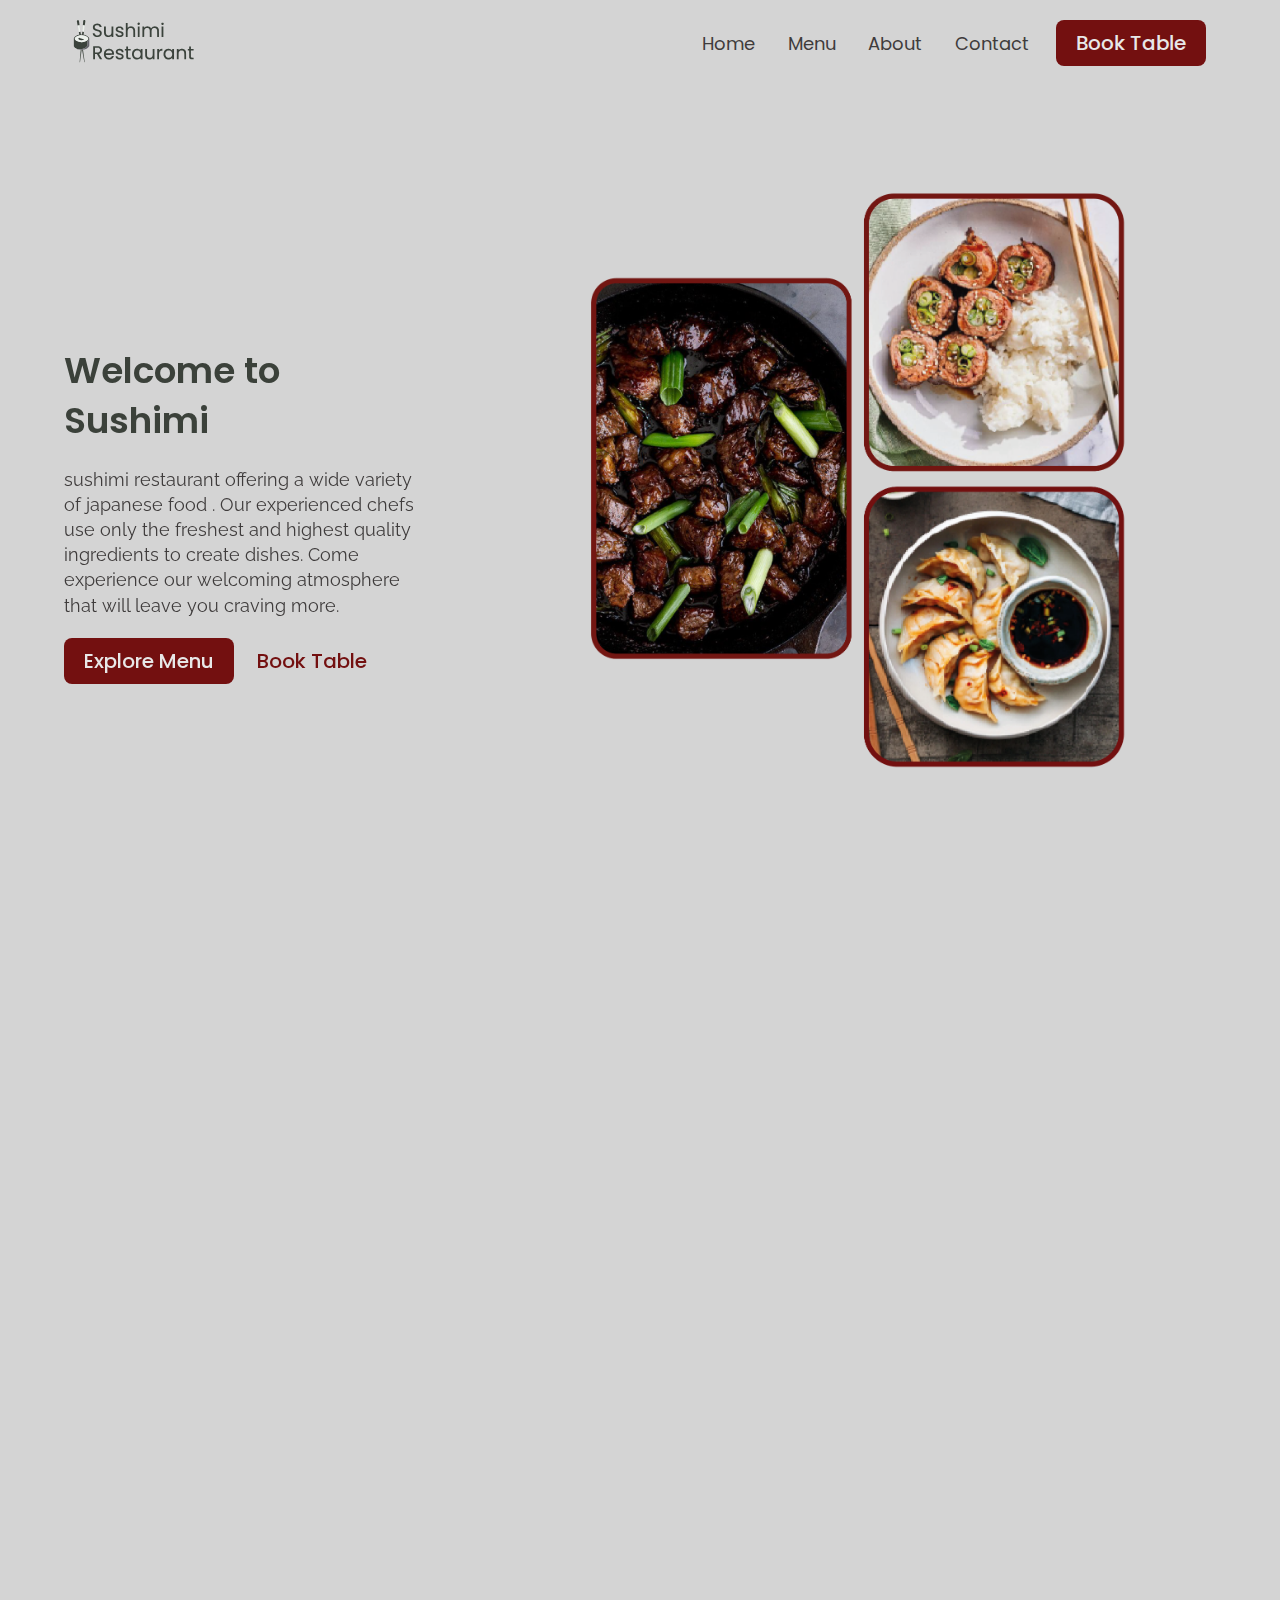
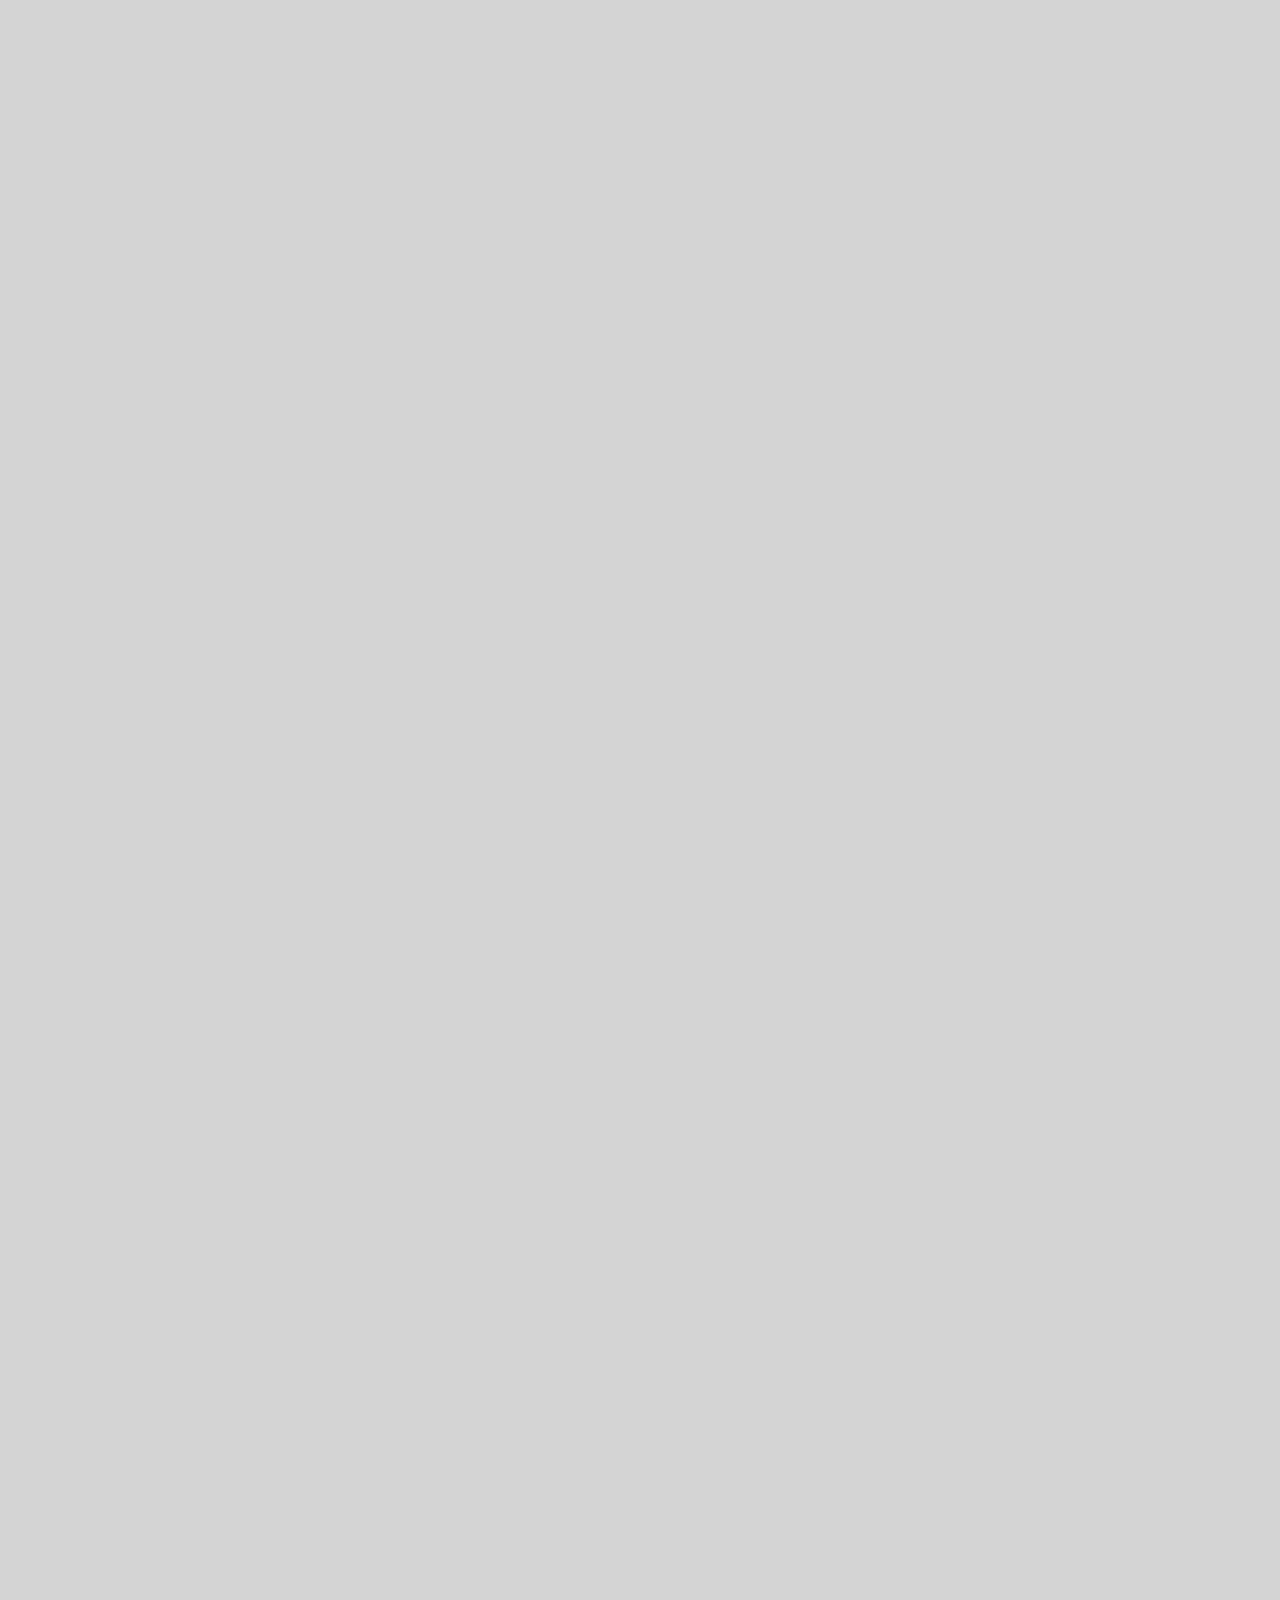
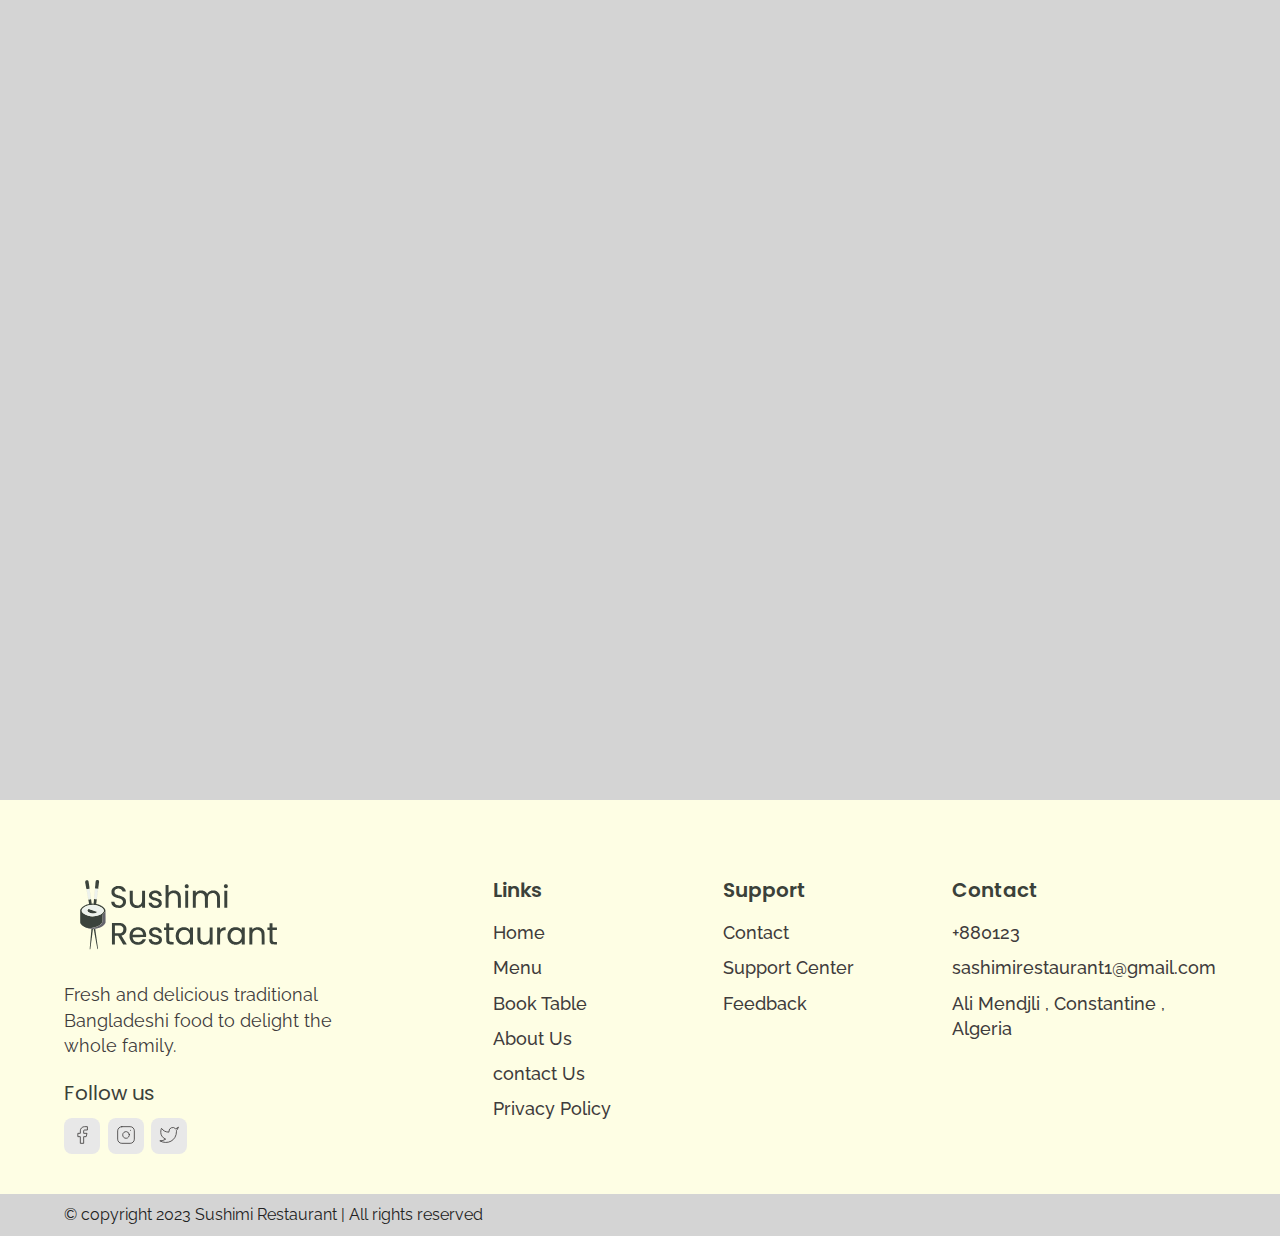
<file: index.html>
<!DOCTYPE html>
<html lang="en">

<head>
  <meta charset="UTF-8">
  <meta http-equiv="X-UA-Compatible" content="IE=edge">
  <meta name="viewport" content="width=device-width, initial-scale=1.0">
  <link rel="shortcut icon" href="./images/favicon.ico" type="image/x-icon">
  <title>Sushimi Restaurant</title>
  <link rel="stylesheet" href="./reset.css">
  <link rel="stylesheet" href="./globalStyles.css">
  <link rel="stylesheet" href="./components.css">
  <!-- aos library css  -->
  <link rel="stylesheet" href="https://unpkg.com/aos@next/dist/aos.css" />
  <!-- Add your custom css -->
  <link rel="stylesheet" href="./home.css">
</head>

<body>
  <!-- Nav Section -->
  <div class="nav">
    <div class="container">
      <div class="nav__wrapper">
        <a href="./index.html" class="logo">
          <img src="./images/sushimi logo.svg" alt="sushimi">
        </a>
        <nav>
          <div class="nav__icon">
            <svg xmlns="http://www.w3.org/2000/svg" width="24" height="24" viewBox="0 0 24 24" fill="none"
              stroke="currentColor" stroke-width="2" stroke-linecap="round" stroke-linejoin="round"
              class="feather feather-menu">
              <line x1="3" y1="12" x2="21" y2="12" />
              <line x1="3" y1="6" x2="21" y2="6" />
              <line x1="3" y1="18" x2="21" y2="18" />
            </svg>
          </div>
          <div class="nav__bgOverlay"></div>
          <ul class="nav__list">
            <div class="nav__close">
              <svg xmlns="http://www.w3.org/2000/svg" width="24" height="24" viewBox="0 0 24 24" fill="none"
                stroke="currentColor" stroke-width="2" stroke-linecap="round" stroke-linejoin="round"
                class="feather feather-x">
                <line x1="18" y1="6" x2="6" y2="18" />
                <line x1="6" y1="6" x2="18" y2="18" />
              </svg>
            </div>
            <div class="nav__list__wrapper">

              <li><a class="nav__link" href="./index.html">Home</a></li>
              <li><a class="nav__link" href="./menu.html">Menu</a></li>
              <li><a class="nav__link" href="./about.html">About</a></li>
              <li><a class="nav__link" href="./contact.html">Contact</a></li>
              <li><a href="./booking.html" class="btn primary-btn">Book Table</a></li>
            </div>
          </ul>
        </nav>
      </div>
    </div>
  </div>
  <!-- End Nav Section -->
  <!-- Hero Section -->
  <section id="hero">
    <div class="container">
      <div class="hero__wrapper">
        <div class="hero__left" data-aos="fade-left">
          <div class="hero__left__wrapper">

            <h1 class="hero__heading">Welcome to Sushimi</h1>
            <p class="hero__info">
              sushimi restaurant offering a wide variety of japanese food . Our experienced chefs use only the freshest and highest quality ingredients to create dishes.

              Come experience our welcoming atmosphere that will leave you craving more.
            </p>
            <div class="button__wrapper">
              <a href="./menu.html" class="btn primary-btn">Explore Menu</a>
              <a href="./booking.html" class="btn">Book Table</a>
            </div>
          </div>
        </div>
        
        <div class="hero__right" data-aos="fade-right">
          <div class="hero__imgWrapper">
            <img src="./images/heroImg.png">
          </div>
        </div>
      
      </div>
    </div>
  </section>
  <!-- End Hero Section -->
  <!-- Store Info Section -->
  <section id="storeInfo" data-aos="fade-up">
    <div class="container">
      <div class="storeInfo__wrapper">
        <div class="storeInfo__item">
          <div class="storeInfo__icon">
            <img src="./images/wall-clock-icon.svg" alt="clock icon">
          </div>
          <h3 class="storeInfo__title">
            10 AM - 7 PM
          </h3>
          <p class="storeInfo__text">
            Opening Hour
          </p>
        </div>
        <div class="storeInfo__item">
          <div class="storeInfo__icon">
            <img src="./images/address-icon.svg" alt="clock icon">
          </div>
          <h3 class="storeInfo__title">
            GEC, Chittagong
          </h3>
          <p class="storeInfo__text">
            Address
          </p>
        </div>
        <div class="storeInfo__item">
          <div class="storeInfo__icon">
            <img src="./images/phone-icon.svg" alt="clock icon">
          </div>
          <h3 class="storeInfo__title">
            +880123443
          </h3>
          <p class="storeInfo__text">
            Call Now
          </p>
        </div>
      </div>
    </div>
  </section>
  <!-- End Store Info Section -->
  <!-- Our Specials Section -->
  <section id="ourSpecials" data-aos="fade-up">
    <div class="container">
      <div class="ourSpecials__wrapper">
        <div class="ourSpecials__left">
          <div class="ourSpecials__item">
            <div class="ourSpecials__item__img">
              <img src="./images/Ebi.png" alt="food img">
            </div>
            <h2 class="ourSpecials__item__title">
              Ebi
            </h2>
            <h3 class="ourSpecials__item__price">
              $12
            </h3>
            <div class="ourSpecials__item__stars">
              <img src="./images/3star.png" alt="3 stars">
            </div>
            <p class="ourSpecials__item__text">
              Ebi food is a delicious and flavorful culinary creation that showcases the versatility and delicate taste of shrimp, commonly known as "ebi" in Japanese cuisine. It is a type of dish that highlights the natural sweetness and texture of shrimp while incorporating various cooking techniques and flavors.
            </p>
          </div>
          <div class="ourSpecials__item">
            <div class="ourSpecials__item__img">
              <img src="./images/colselaw.png" alt="food img">
            </div>
            <h2 class="ourSpecials__item__title">
              Colselaw
            </h2>
            <h3 class="ourSpecials__item__price">
              $12
            </h3>
            <div class="ourSpecials__item__stars">
              <img src="./images/3star.png" alt="3 stars">
            </div>
            <p class="ourSpecials__item__text">
              Colselaw food is a unique culinary creation that combines the flavors and textures of coleslaw and traditional soul food. It is a fusion dish that brings together the refreshing and crunchy elements of coleslaw with the rich and savory characteristics of soul food.
            </p>
          </div>
        </div>
        <div class="ourSpecials__right">
          <h2 class="ourSpecials__title">
            Our Specials
          </h2>
          <p class="ourSpecials__text">
            All of our food is prepared daily at our restaurants to ensure the highest quality, freshest meals are
            delivered to our customers
          </p>
          <a href="./booking.html" class="btn primary-btn">Book Table</a>
        </div>
      </div>
    </div>
  </section>
  <!-- End Our Specials Section -->
  <!-- Top Dishes -->
  <section id="dishGrid" data-aos="fade-up">
    <div class="container">
      <h2 class="dishGrid__title">
        Top Dishes
      </h2>
      <div class="dishGrid__wrapper">
        <div class="dishGrid__item">
          <div class="dishGrid__item__img">
            <a href="menu.html"><img src="./images/Hamachi.png" alt="food img"></a>
          </div>
          <div class="dishGrid__item__info">
            <h3 class="dishGrid__item__title">
              Hamachi
            </h3>
            <h3 class="dishGrid__item__price">$12</h3>
            <div class="dishGrid__item__stars">
              <img src="./images/3star.png" alt="3 star">
            </div>
          </div>
        </div>
        <div class="dishGrid__item">
          <div class="dishGrid__item__img">
            <a href="menu.html"><img src="./images/teriyaki kitchen.png" alt="food img"></a>
          </div>
          <div class="dishGrid__item__info">
            <h3 class="dishGrid__item__title">
              teriyaki kitchen
            </h3>
            <h3 class="dishGrid__item__price">$12</h3>
            <div class="dishGrid__item__stars">
              <img src="./images/3star.png" alt="3 star">
            </div>
          </div>
        </div>
        <div class="dishGrid__item">
          <div class="dishGrid__item__img">
            <a href="menu.html"><img src="./images/unagi.png" alt="food img"></a>
          </div>
          <div class="dishGrid__item__info">
            <h3 class="dishGrid__item__title">
              Unagi
            </h3>
            <h3 class="dishGrid__item__price">$12</h3>
            <div class="dishGrid__item__stars">
              <img src="./images/3star.png" alt="3 star">
            </div>
          </div>
        </div>
      </div>
    </div>
  </section>
  <!-- End Top Dishes -->
  <!-- Discount Section -->
  <section id="discount" data-aos="fade-up">
    <div class="container">
      <div class="discount__wrapper">
        <div class="discount__images">
          <div class="discount__img1">
            <img src="./images/tempura.png" alt="Food img">
          </div>
          <div class="discount__img2">
            <img src="./images/California Roll.png" alt="Food img">
          </div>
          <div class="discount__img3">
            <img src="./images/sashimi tuna.png" alt="Food img">
          </div>
        </div>
        <div class="discount__info">
          <h3 class="discount__text">20% OFF</h3>
          <h3 class="discount__title">Demo Dish For Discount</h3>
          <h3 class="discount__price">
            <span class="discount__oldPrice">$45</span>
            <span class="discount__newPrice">$35</span>
          </h3>
          <div class="discount__stars">
            <img src="./images/3star.png" alt="3 stars">
          </div>
          <a class="btn primary-btn" href="./booking.html">Book Table</a>
        </div>
      </div>
    </div>
  </section>
  <!-- End Discount Section -->
  <!-- Events Media -->
  <!--
  <section id="eventsMedia" data-aos="fade-up">
    <div class="container">
      <div class="eventsMedia__wrapper">
        <div class="eventsMedia__1">
          <img src="./images/eventsMedia1.png" alt="events">
          <a href="#" class="eventsMedia__1__playButton">
            <img src="./images/playIcon.svg" alt="play button">
          </a>
        </div>
        <div class="eventMedia__2">
          <img src="./images/eventsMedia2.png" alt="events">
        </div>
      </div>
    </div>
  </section>
-->
  <!-- End Events Media -->
  <!-- Events Info -->
  <!--
  <section id="eventsInfo" data-aos="fade-up">
    <div class="container">
      <div class="eventsInfo__wrapper">
        <div class="eventsInfo__left">
          <div class="eventsInfo__item">
            <div class="eventsInfo__item__img">
              <img src="./images/event-corporate.png" alt="corporate events">
            </div>
            <div class="eventsInfo__item__info">
              <h2 class="eventsInfo__item__title">Corporate Events</h2>
              <p class="eventsInfo__item__text">
                Shaif's Cuisine is the perfect venue for your corporate events. We specialize in private parties.
              </p>
            </div>
          </div>
          <div class="eventsInfo__item">
            <div class="eventsInfo__item__img">
              <img src="./images/event-weedings.png" alt="wedding events">
            </div>
            <div class="eventsInfo__item__info">
              <h2 class="eventsInfo__item__title">Weddings</h2>
              <p class="eventsInfo__item__text">
                Shaif's Cuisine offers an intimately unique wedding experience set in a spectacular setting that is
                sophisticated and comfortable.
              </p>
            </div>
          </div>
        </div>
        <div class="eventsInfo__right">
          <h2 class="eventsInfo__title">Book For Events</h2>
          <p class="eventsInfo__text">Book your private event or corporate function at Shaif's cuisine to experience a
            truly unique experience.</p>
          <a href="./contact.html" class="btn primary-btn">Contact Now</a>
        </div>
      </div>
    </div>
  </section>
-->
  <!-- End Events Info -->
  <!-- Why Us section -->
  <section id="whyUs">
    <div class="container">
      <div class="whyUs__wrapper">
        <div class="whyUs__left" data-aos="fade-right">
          <h2 class="whyUs__title">
            Why Choose Our Food
          </h2>
          <p class="whyUs__text">
            Quality of Service, Food, Ambiance, and Value of Money are the primary elements for choosing a restaurant.
            Shaif's Cuisine is one of the most exquisite fine-dinning restaurant in Chittagong cities with a captivating
            view of GEC Hills, perfect ambiance, and scrumptious food.
          </p>
        </div>
        <div class="whyUs__right" data-aos="fade-left">
          <div class="whyUs__items__wrapper">
            <div class="whyUs__item">
              <div class="whyUs__item__icon">
                <img src="./images/whyUs-icon1.svg" alt="quality Food">
              </div>
              <p class="whyUs__item__text">Quality Food</p>
            </div>
            <div class="whyUs__item">
              <div class="whyUs__item__icon">
                <img src="./images/whyUs-icon2.svg" alt="Classical taste">
              </div>
              <p class="whyUs__item__text">Classical taste</p>
            </div>
            <div class="whyUs__item">
              <div class="whyUs__item__icon">
                <img src="./images/whyUs-icon3.svg" alt="Skilled chef">
              </div>
              <p class="whyUs__item__text">Skilled chef</p>
            </div>
            <div class="whyUs__item">
              <div class="whyUs__item__icon">
                <img src="./images/whyUs-icon4.svg" alt="Best service">
              </div>
              <p class="whyUs__item__text">Best service</p>
            </div>
          </div>
        </div>
      </div>
    </div>
  </section>
  <!-- End Why Us section -->
  <!-- Testimonial Section -->
  <!--
  <section id="testimonial">
    <div class="container">
      <div class="testimonial__wrapper" data-aos="fade-up">
        <h2 class="testimonial__title">What Our Customers Say</h2>
        <div class="testimonial__items__wrapper">
          <div class="testimonial__item">
            <div class="testimonial__item__img">
              <img src="./images/testimonial_img1.png" alt="Sayed Ahmed">
            </div>
            <div class="testimonial__item__info">
              <h3 class="testimonial__item__name">Sayed Ahmed</h3>
              <div class="testimonial__item__stars">
                <img src="./images/3star.png" alt="3 star">
              </div>
              <p class="testimonial__item__text">
                “Visited Shaif’s Cuisine with friends last Sunday. Really lovely meal and very warm welcome – we would
                recommend this lovely restaurant and will try to go back again”
              </p>
            </div>
          </div>
          <div class="testimonial__item">
            <div class="testimonial__item__img">
              <img src="./images/testimonial_img1.png" alt="Sayed Ahmed">
            </div>
            <div class="testimonial__item__info">
              <h3 class="testimonial__item__name">Arfan</h3>
              <div class="testimonial__item__stars">
                <img src="./images/3star.png" alt="3 star">
              </div>
              <p class="testimonial__item__text">
                "from start to finish, lovely experience. Hostess very pleasant, wait staff john was wonderful and
                attentive, food plentiful and delicious, desserts out of this world"
              </p>
            </div>
          </div>
          <div class="testimonial__item">
            <div class="testimonial__item__img">
              <img src="./images/testimonial_img1.png" alt="Sayed Ahmed">
            </div>
            <div class="testimonial__item__info">
              <h3 class="testimonial__item__name">Fahim & Nishat</h3>
              <div class="testimonial__item__stars">
                <img src="./images/3star.png" alt="3 star">
              </div>
              <p class="testimonial__item__text">
                “A warm and friendly welcome with fantastic customer service. Always great, tasty food served piping
                hot- just the way we love it . Would definitely recommend. We have been repeatedly and it's consistently
                exceeded our expectations"
              </p>
            </div>
          </div>
          <div class="testimonial__item">
            <div class="testimonial__item__img">
              <img src="./images/testimonial_img1.png" alt="Sayed Ahmed">
            </div>
            <div class="testimonial__item__info">
              <h3 class="testimonial__item__name">Hussain</h3>
              <div class="testimonial__item__stars">
                <img src="./images/3star.png" alt="3 star">
              </div>
              <p class="testimonial__item__text">
                “I would just like to say thank you for the excellent service we received in your restaurant last night.
                Although the place was very busy we still had an excellent time and really appreciated the live
                entertainment too!“
              </p>
            </div>
          </div>
        </div>
      </div>
    </div>
  </section>
-->
  <!-- End Testimonial Section -->
  <!-- Newsletter Section -->
  <section id="newsletter" data-aos="fade-up">
    <div class="container">
      <div class="newsletter__wrapper">
        <div class="newsletter__info">
          <h3 class="newsletter__title">Join Newsletter</h3>
          <p class="newsletter__text">
            Get notified with the latest news and recent offers from the “Shaif’s Cuisine”
          </p>
        </div>
        <div class="newsletter__form">
          <form action="">
            <label for="email">
              <input type="email" placeholder="Your Email Address">
            </label>
            <button type="submit">Join</button>
          </form>
        </div>
      </div>
    </div>
  </section>
  <!-- End Newsletter Section -->

  <!-- Footer -->
  <footer>
    <div class="container">
      <div class="footer__wrapper">
        <div class="footer__col1">
          <div class="footer__logo">
            <img src="./images/sushimi logo.svg" alt="Sushimi">
          </div>
          <p class="footer__desc">
            Fresh and delicious traditional Bangladeshi food to delight the whole family.
          </p>
          <div class="footer__socials">
            <h4 class="footer__socials__title">Follow us</h4>
            <ol class="footer__socials__list">
              <li>
                <a href="https://web.facebook.com/profile.php?id=100092413972892" target="_blank">
                  <svg xmlns="http://www.w3.org/2000/svg" width="24" height="24" viewBox="0 0 24 24" fill="none"
                    stroke="currentColor" stroke-width="1" stroke-linecap="round" stroke-linejoin="round"
                    class="feather feather-facebook">
                    <path d="M18 2h-3a5 5 0 0 0-5 5v3H7v4h3v8h4v-8h3l1-4h-4V7a1 1 0 0 1 1-1h3z" />
                  </svg>
                </a>
              </li>
              <li>
                <a href="#">
                  <svg xmlns="http://www.w3.org/2000/svg" width="24" height="24" viewBox="0 0 24 24" fill="none"
                    stroke="currentColor" stroke-width="1" stroke-linecap="round" stroke-linejoin="round"
                    class="feather feather-instagram">
                    <rect x="2" y="2" width="20" height="20" rx="5" ry="5" />
                    <path d="M16 11.37A4 4 0 1 1 12.63 8 4 4 0 0 1 16 11.37z" />
                    <line x1="17.5" y1="6.5" x2="17.51" y2="6.5" />
                  </svg>
                </a>
              </li>
              <li>
                <a href="https://twitter.com/sashimirestau" target="_blank">
                  <svg xmlns="http://www.w3.org/2000/svg" width="24" height="24" viewBox="0 0 24 24" fill="none"
                    stroke="currentColor" stroke-width="1" stroke-linecap="round" stroke-linejoin="round"
                    class="feather feather-twitter">
                    <path
                      d="M23 3a10.9 10.9 0 0 1-3.14 1.53 4.48 4.48 0 0 0-7.86 3v1A10.66 10.66 0 0 1 3 4s-4 9 5 13a11.64 11.64 0 0 1-7 2c9 5 20 0 20-11.5a4.5 4.5 0 0 0-.08-.83A7.72 7.72 0 0 0 23 3z" />
                  </svg>
                </a>
              </li>
            </ol>
          </div>
        </div>
        <div class="footer__col2">
          <h3 class="footer__text__title">
            Links
          </h3>
          <ol class="footer__text">
            <li>
              <a href="/index.html">Home</a>
            </li>
            <li>
              <a href="./menu.html">Menu</a>
            </li>
            <li>
              <a href="./booking.html">Book Table</a>
            </li>
            <li>
              <a href="./about.html">About Us</a>
            </li>
            <li>
              <a href="./contact.html">contact Us</a>
            </li>
            <li>
              <a href="#">Privacy Policy</a>
            </li>
          </ol>
        </div>
        <div class="footer__col3">
          <h3 class="footer__text__title">
            Support
          </h3>
          <ol class="footer__text">
            <li>
              <a href="#">Contact</a>
            </li>
            <li>
              <a href="#">Support Center</a>
            </li>
            <li>
              <a href="#">Feedback</a>
            </li>
          </ol>
        </div>
        <div class="footer__col4">
          <h3 class="footer__text__title">
            Contact
          </h3>
          <ol class="footer__text">
            <li>
              <a href="#">+880123</a>
            </li>
            <li>
              <a href="#">sashimirestaurant1@gmail.com</a>
            </li>
            <li>
              <a href="#">Ali Mendjli , Constantine , Algeria</a>
            </li>
          </ol>
        </div>
      </div>
    </div>
  </footer>
  <div id="copyright">
    <div class="container">
      <p class="copyright__text">
        © copyright 2023 Sushimi Restaurant | All rights reserved
      </p>
    </div>
  </div>
  <!-- End Footer -->

  <!-- aos script -->
  <script src="https://unpkg.com/aos@next/dist/aos.js"></script>
  <!-- custom script -->
  <script src="./main.js"></script>
</body>

</html>
</file>
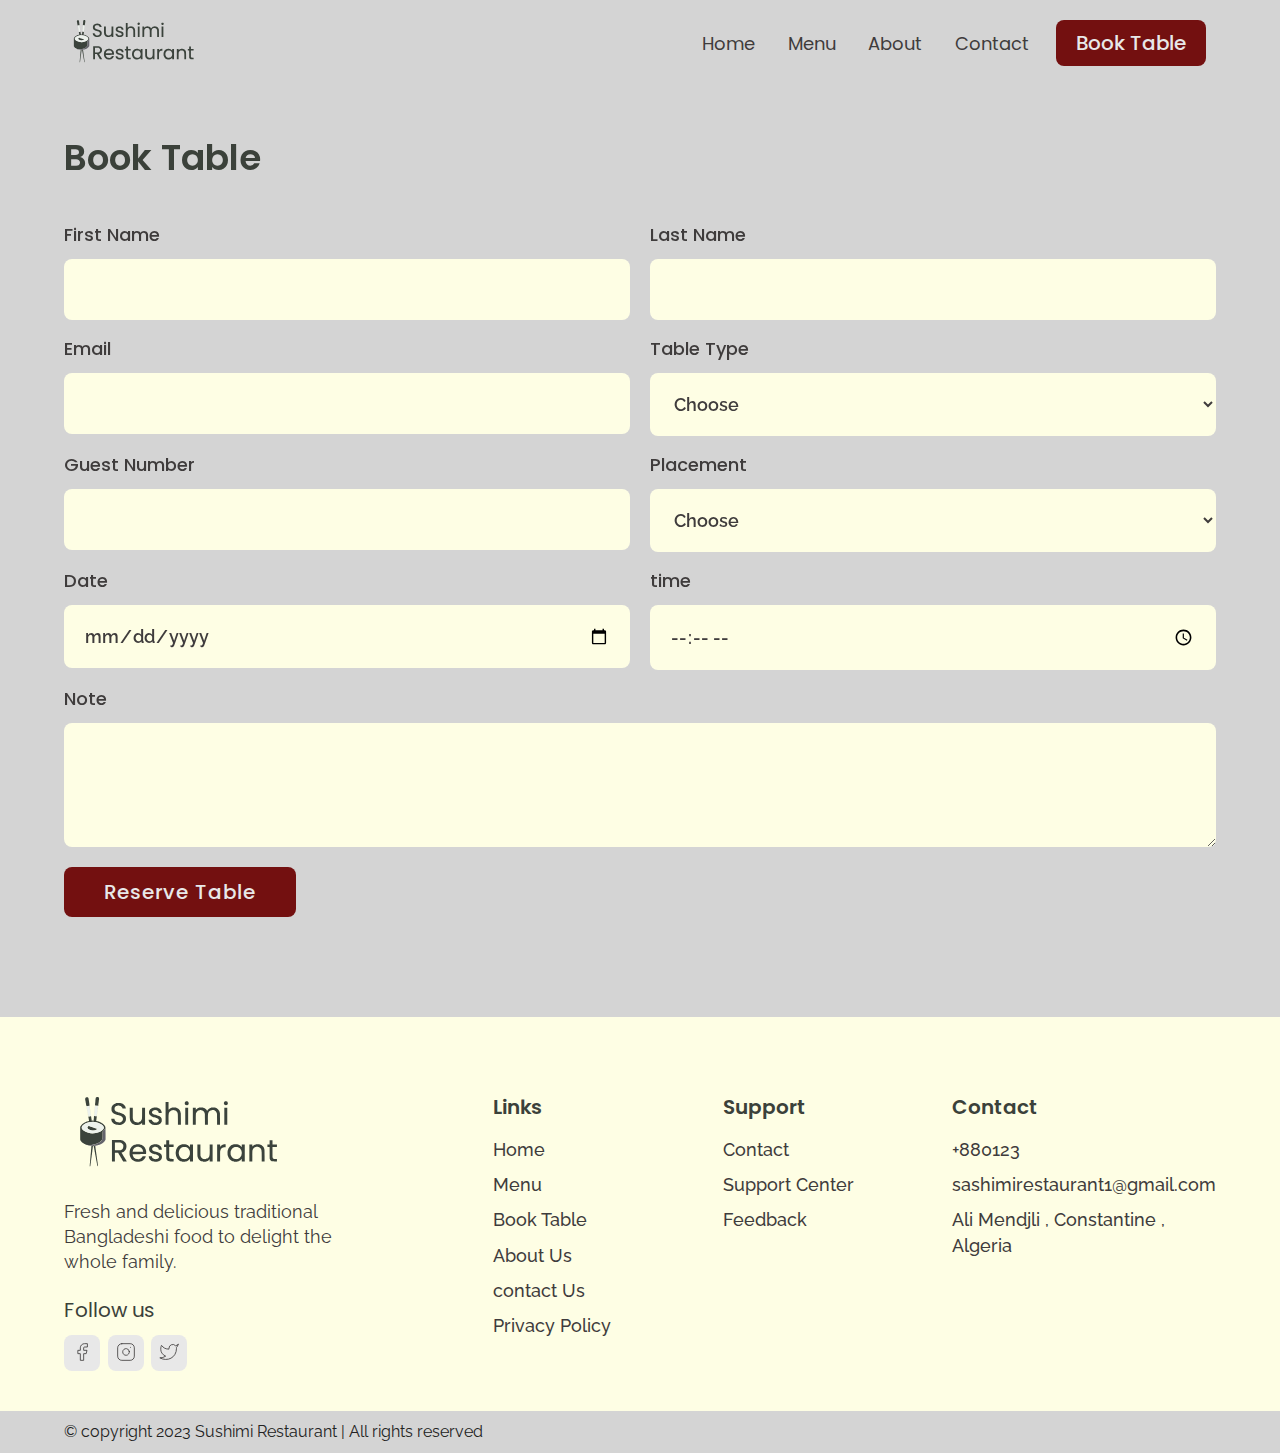
<file: booking.html>
<!DOCTYPE html>
<html lang="en">

<head>
  <meta charset="UTF-8">
  <meta http-equiv="X-UA-Compatible" content="IE=edge">
  <meta name="viewport" content="width=device-width, initial-scale=1.0">
  <link rel="shortcut icon" href="./images/favicon.ico" type="image/x-icon">
  <title>Booking | Sushimi Restaurant</title>
  <link rel="stylesheet" href="./reset.css">
  <link rel="stylesheet" href="./globalStyles.css">
  <link rel="stylesheet" href="./components.css">
  <!-- aos library css  -->
  <link rel="stylesheet" href="https://unpkg.com/aos@next/dist/aos.css" />
</head>

<body>
  <!-- Nav Section -->
  <div class="nav">
    <div class="container">
      <div class="nav__wrapper">
        <a href="./index.html" class="logo">
          <img src="./images/sushimi logo.svg" alt="Sushimi">
        </a>
        <nav>
          <div class="nav__icon">
            <svg xmlns="http://www.w3.org/2000/svg" width="24" height="24" viewBox="0 0 24 24" fill="none"
              stroke="currentColor" stroke-width="2" stroke-linecap="round" stroke-linejoin="round"
              class="feather feather-menu">
              <line x1="3" y1="12" x2="21" y2="12" />
              <line x1="3" y1="6" x2="21" y2="6" />
              <line x1="3" y1="18" x2="21" y2="18" />
            </svg>
          </div>
          <div class="nav__bgOverlay"></div>
          <ol class="nav__list">
            <div class="nav__close">
              <svg xmlns="http://www.w3.org/2000/svg" width="24" height="24" viewBox="0 0 24 24" fill="none"
                stroke="currentColor" stroke-width="2" stroke-linecap="round" stroke-linejoin="round"
                class="feather feather-x">
                <line x1="18" y1="6" x2="6" y2="18" />
                <line x1="6" y1="6" x2="18" y2="18" />
              </svg>
            </div>
            <div class="nav__list__wrapper">

              <li><a class="nav__link" href="./index.html">Home</a></li>
              <li><a class="nav__link" href="./menu.html">Menu</a></li>
              <li><a class="nav__link" href="./about.html">About</a></li>
              <li><a class="nav__link" href="./contact.html">Contact</a></li>
              <li><a href="./booking.html" class="btn primary-btn">Book Table</a></li>
            </div>
          </ol>
        </nav>
      </div>
    </div>
  </div>
  <!-- End Nav Section -->
  <!-- Booking Section -->
  <section id="form" data-aos="fade-up">
    <div class="container">
      <h3 class="form__title">Book Table</h3>
      <div class="form__wrapper">
        <form name="booking" method="POST" netlify>
          <div class="form__group">
            <label for="firstName">First Name</label>
            <input type="text" id="firstName" name="First Name" required>
          </div>
          <div class="form__group">
            <label for="lastName">Last Name</label>
            <input type="text" id="lastName" name="Last Name" required>
          </div>
          <div class="form__group">
            <label for="email">Email</label>
            <input type="email" id="email" name="Email" required>
          </div>
          <div class="form__group">
            <label for="tableType">Table Type</label>
            <select name="Table Type" id="tableType" required>
              <option selected disabled>Choose</option>
              <option value="small">Square table</option>
              <option value="medium">Circle table</option>
              <option value="large">Rectangle table</option>
            </select>
          </div>
          <div class="form__group">
            <label for="guestNumber">Guest Number</label>
            <input type="number" id="guestNumber" name="Guest Number" min="1" max="10" required>
          </div>
          <div class="form__group">
            <label for="placement">Placement</label>
            <select name="Placement" id="placement">
              <option selected disabled>Choose</option>
              <option value="outdoor">Outdoor</option>
              <option value="indoor">Indoor</option>
              <option value="rooftop">rooftop</option>
            </select>
          </div>
          <div class="form__group">
            <label for="date">Date</label>
            <input type="date" id="date" name="Date" required>
          </div>
          <div class="form__group">
            <label for="time">time</label>
            <input type="time" id="time" name="Time" required>
          </div>
          <div class="form__group form__group__full">
            <label for="note">Note</label>
            <textarea name="Note" id="note" rows="4"></textarea>
          </div>
          <button type="submit" class="btn primary-btn">Reserve Table</button>
        </form>
      </div>
    </div>
  </section>
  <!-- End Booking Section -->
  <!-- Footer -->
  <footer>
    <div class="container">
      <div class="footer__wrapper">
        <div class="footer__col1">
          <div class="footer__logo">
            <img src="./images/sushimi logo.svg" alt="Sushimi">
          </div>
          <p class="footer__desc">
            Fresh and delicious traditional Bangladeshi food to delight the whole family.
          </p>
          <div class="footer__socials">
            <h4 class="footer__socials__title">Follow us</h4>
            <ol class="footer__socials__list">
              <li>
                <a href="https://web.facebook.com/profile.php?id=100092413972892" target="_blank">
                  <svg xmlns="http://www.w3.org/2000/svg" width="24" height="24" viewBox="0 0 24 24" fill="none"
                    stroke="currentColor" stroke-width="1" stroke-linecap="round" stroke-linejoin="round"
                    class="feather feather-facebook">
                    <path d="M18 2h-3a5 5 0 0 0-5 5v3H7v4h3v8h4v-8h3l1-4h-4V7a1 1 0 0 1 1-1h3z" />
                  </svg>
                </a>
              </li>
              <li>
                <a href="#">
                  <svg xmlns="http://www.w3.org/2000/svg" width="24" height="24" viewBox="0 0 24 24" fill="none"
                    stroke="currentColor" stroke-width="1" stroke-linecap="round" stroke-linejoin="round"
                    class="feather feather-instagram">
                    <rect x="2" y="2" width="20" height="20" rx="5" ry="5" />
                    <path d="M16 11.37A4 4 0 1 1 12.63 8 4 4 0 0 1 16 11.37z" />
                    <line x1="17.5" y1="6.5" x2="17.51" y2="6.5" />
                  </svg>
                </a>
              </li>
              <li>
                <a href="https://twitter.com/sashimirestau" target="_blank">
                  <svg xmlns="http://www.w3.org/2000/svg" width="24" height="24" viewBox="0 0 24 24" fill="none"
                    stroke="currentColor" stroke-width="1" stroke-linecap="round" stroke-linejoin="round"
                    class="feather feather-twitter">
                    <path
                      d="M23 3a10.9 10.9 0 0 1-3.14 1.53 4.48 4.48 0 0 0-7.86 3v1A10.66 10.66 0 0 1 3 4s-4 9 5 13a11.64 11.64 0 0 1-7 2c9 5 20 0 20-11.5a4.5 4.5 0 0 0-.08-.83A7.72 7.72 0 0 0 23 3z" />
                  </svg>
                </a>
              </li>
            </ol>
          </div>
        </div>
        <div class="footer__col2">
          <h3 class="footer__text__title">
            Links
          </h3>
          <ol class="footer__text">
            <li>
              <a href="/index.html">Home</a>
            </li>
            <li>
              <a href="./menu.html">Menu</a>
            </li>
            <li>
              <a href="./booking.html">Book Table</a>
            </li>
            <li>
              <a href="./about.html">About Us</a>
            </li>
            <li>
              <a href="./contact.html">contact Us</a>
            </li>
            <li>
              <a href="#">Privacy Policy</a>
            </li>
          </ol>
        </div>
        <div class="footer__col3">
          <h3 class="footer__text__title">
            Support
          </h3>
          <ol class="footer__text">
            <li>
              <a href="#">Contact</a>
            </li>
            <li>
              <a href="#">Support Center</a>
            </li>
            <li>
              <a href="#">Feedback</a>
            </li>
          </ol>
        </div>
        <div class="footer__col4">
          <h3 class="footer__text__title">
            Contact
          </h3>
          <ol class="footer__text">
            <li>
              <a href="#">+880123</a>
            </li>
            <li>
              <a href="#">sashimirestaurant1@gmail.com</a>
            </li>
            <li>
              <a href="#">Ali Mendjli , Constantine , Algeria</a>
            </li>
          </ol>
        </div>
      </div>
    </div>
  </footer>
  <div id="copyright">
    <div class="container">
      <p class="copyright__text">
        © copyright 2023 Sushimi Restaurant | All rights reserved
      </p>
    </div>
  </div>
  <!-- End Footer -->

  <!-- aos scripts -->
  <script src="https://unpkg.com/aos@next/dist/aos.js"></script>
  <!-- custom scripts -->
  <script src="./main.js"></script>
</body>

</html>
</file>
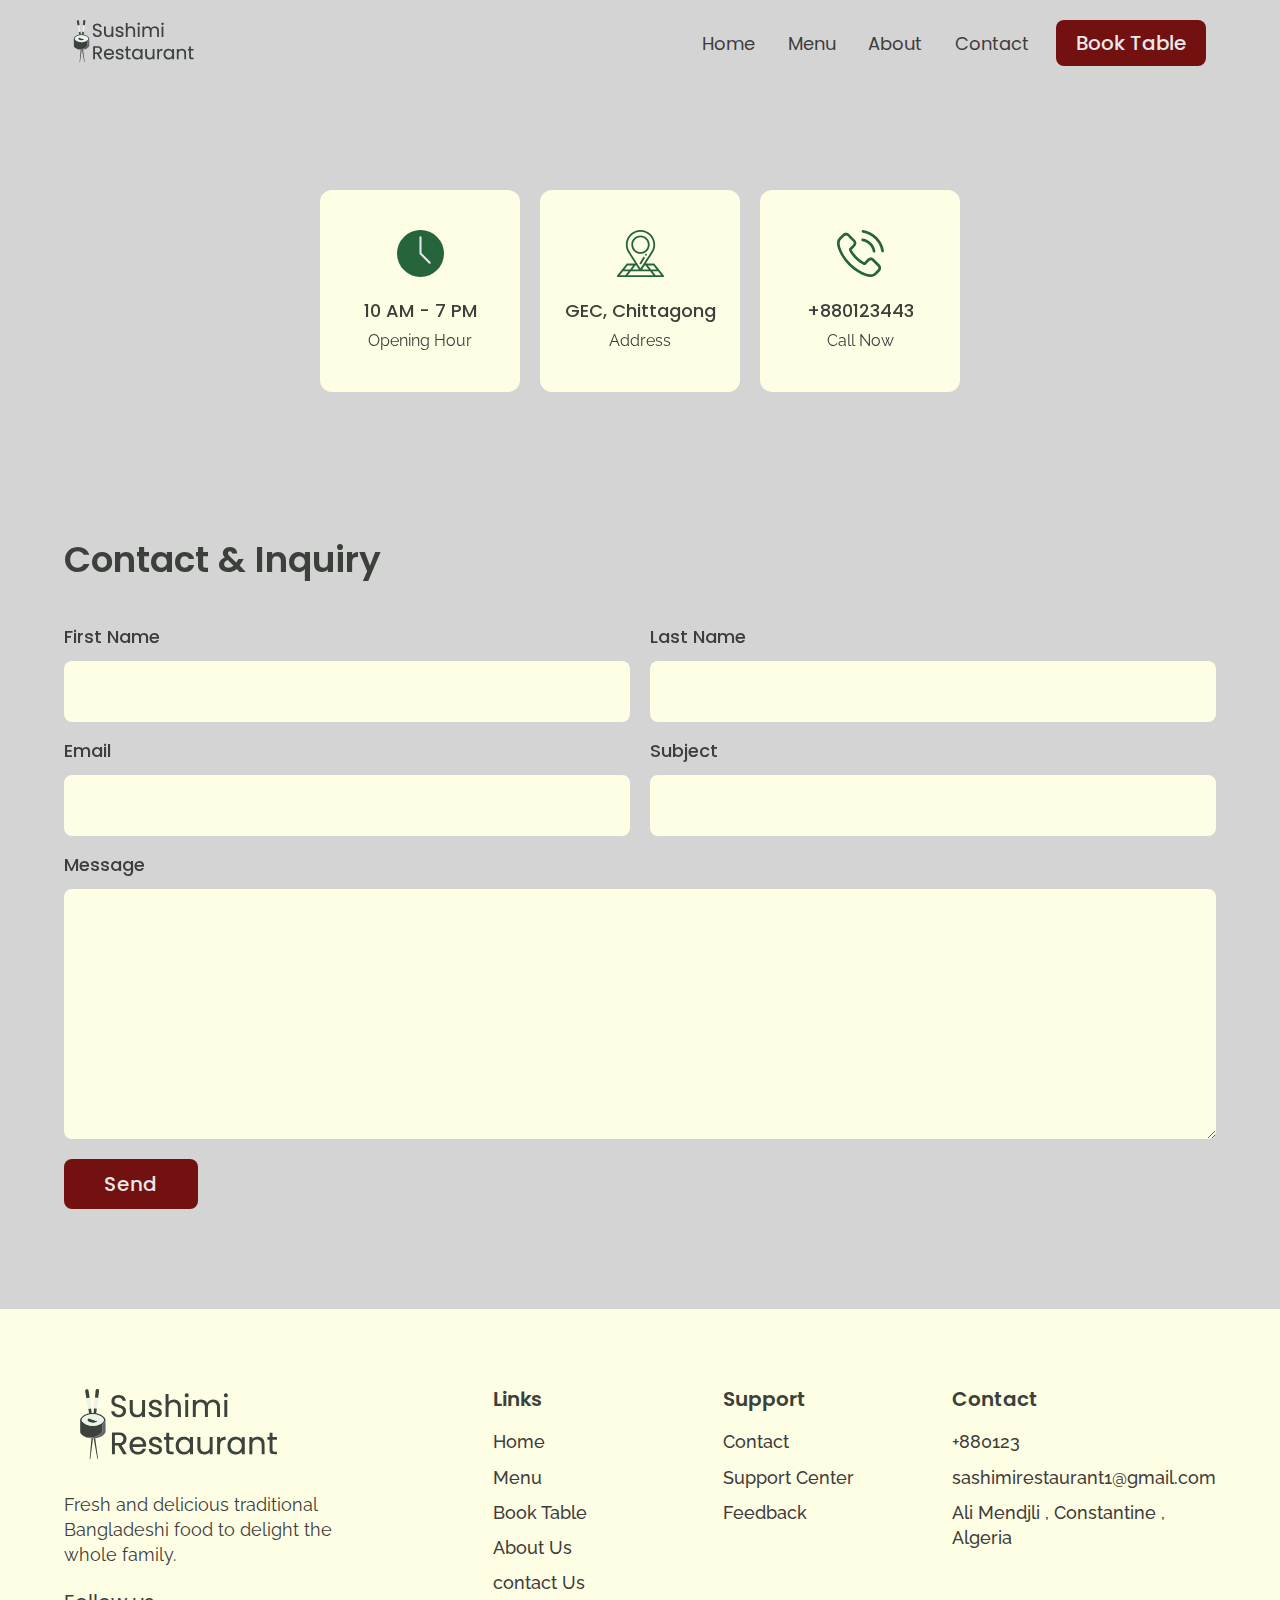
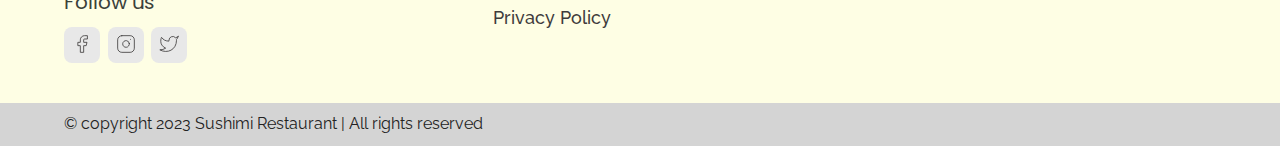
<file: contact.html>
<!DOCTYPE html>
<html lang="en">

<head>
  <meta charset="UTF-8">
  <meta http-equiv="X-UA-Compatible" content="IE=edge">
  <meta name="viewport" content="width=device-width, initial-scale=1.0">
  <link rel="shortcut icon" href="./images/favicon.ico" type="image/x-icon">
  <title>Contact | Sushimi Restaurant</title>
  <link rel="stylesheet" href="./reset.css">
  <link rel="stylesheet" href="./globalStyles.css">
  <link rel="stylesheet" href="./components.css">
  <!-- aos library css  -->
  <link rel="stylesheet" href="https://unpkg.com/aos@next/dist/aos.css" />
  <!-- Add your custom css -->
</head>

<body>
  <!-- Nav Section -->
  <div class="nav">
    <div class="container">
      <div class="nav__wrapper">
        <a href="./index.html" class="logo">
          <img src="./images/sushimi logo.svg" alt="Sushimi">
        </a>
        <nav>
          <div class="nav__icon">
            <svg xmlns="http://www.w3.org/2000/svg" width="24" height="24" viewBox="0 0 24 24" fill="none"
              stroke="currentColor" stroke-width="2" stroke-linecap="round" stroke-linejoin="round"
              class="feather feather-menu">
              <line x1="3" y1="12" x2="21" y2="12" />
              <line x1="3" y1="6" x2="21" y2="6" />
              <line x1="3" y1="18" x2="21" y2="18" />
            </svg>
          </div>
          <div class="nav__bgOverlay"></div>
          <ol class="nav__list">
            <div class="nav__close">
              <svg xmlns="http://www.w3.org/2000/svg" width="24" height="24" viewBox="0 0 24 24" fill="none"
                stroke="currentColor" stroke-width="2" stroke-linecap="round" stroke-linejoin="round"
                class="feather feather-x">
                <line x1="18" y1="6" x2="6" y2="18" />
                <line x1="6" y1="6" x2="18" y2="18" />
              </svg>
            </div>
            <div class="nav__list__wrapper">

              <li><a class="nav__link" href="./index.html">Home</a></li>
              <li><a class="nav__link" href="./menu.html">Menu</a></li>
              <li><a class="nav__link" href="./about.html">About</a></li>
              <li><a class="nav__link" href="./contact.html">Contact</a></li>
              <li><a href="./booking.html" class="btn primary-btn">Book Table</a></li>
            </div>
          </ol>
        </nav>
      </div>
    </div>
  </div>
  <!-- End Nav Section -->
  <!-- Store Info Section -->
  <section id="storeInfo" data-aos="fade-up">
    <div class="container">
      <div class="storeInfo__wrapper">
        <div class="storeInfo__item">
          <div class="storeInfo__icon">
            <img src="./images/wall-clock-icon.svg" alt="clock icon">
          </div>
          <h3 class="storeInfo__title">
            10 AM - 7 PM
          </h3>
          <p class="storeInfo__text">
            Opening Hour
          </p>
        </div>
        <div class="storeInfo__item">
          <div class="storeInfo__icon">
            <img src="./images/address-icon.svg" alt="clock icon">
          </div>
          <h3 class="storeInfo__title">
            GEC, Chittagong
          </h3>
          <p class="storeInfo__text">
            Address
          </p>
        </div>
        <div class="storeInfo__item">
          <div class="storeInfo__icon">
            <img src="./images/phone-icon.svg" alt="clock icon">
          </div>
          <h3 class="storeInfo__title">
            +880123443
          </h3>
          <p class="storeInfo__text">
            Call Now
          </p>
        </div>
      </div>
    </div>
  </section>
  <!-- End Store Info Section -->
  <!-- Contact Form Section -->
  <section id="form" data-aos="fade-down">
    <div class="container">
      <h3 class="form__title">
        Contact & Inquiry
      </h3>
      <div class="form__wrapper">
        <form name="contact" method="POST" netlify>
          <div class="form__group">
            <label for="firstName">First Name</label>
            <input type="text" id="firstName" name="First Name" required>
          </div>
          <div class="form__group">
            <label for="lastName">Last Name</label>
            <input type="text" id="lastName" name="Last Name" required>
          </div>
          <div class="form__group">
            <label for="email">Email</label>
            <input type="email" id="email" name="Email" required>
          </div>
          <div class="form__group">
            <label for="subject">Subject</label>
            <input type="text" id="subject" name="Subject" required>
          </div>
          <div class="form__group form__group__full">
            <label for="message">Message</label>
            <textarea name="Message" id="message" cols="30" rows="10" required></textarea>
          </div>
          <button type="submit" class="btn primary-btn">Send</button>
        </form>
      </div>
    </div>
  </section>
  <!-- End Contact Form Section-->
  <!-- Footer -->
  <footer>
    <div class="container">
      <div class="footer__wrapper">
        <div class="footer__col1">
          <div class="footer__logo">
            <img src="./images/sushimi logo.svg" alt="Sushimi Restaurant">
          </div>
          <p class="footer__desc">
            Fresh and delicious traditional Bangladeshi food to delight the whole family.
          </p>
          <div class="footer__socials">
            <h4 class="footer__socials__title">Follow us</h4>
            <ol class="footer__socials__list">
              <li>
                <a href="https://web.facebook.com/profile.php?id=100092413972892" target="_blank">
                  <svg xmlns="http://www.w3.org/2000/svg" width="24" height="24" viewBox="0 0 24 24" fill="none"
                    stroke="currentColor" stroke-width="1" stroke-linecap="round" stroke-linejoin="round"
                    class="feather feather-facebook">
                    <path d="M18 2h-3a5 5 0 0 0-5 5v3H7v4h3v8h4v-8h3l1-4h-4V7a1 1 0 0 1 1-1h3z" />
                  </svg>
                </a>
              </li>
              <li>
                <a href="#">
                  <svg xmlns="http://www.w3.org/2000/svg" width="24" height="24" viewBox="0 0 24 24" fill="none"
                    stroke="currentColor" stroke-width="1" stroke-linecap="round" stroke-linejoin="round"
                    class="feather feather-instagram">
                    <rect x="2" y="2" width="20" height="20" rx="5" ry="5" />
                    <path d="M16 11.37A4 4 0 1 1 12.63 8 4 4 0 0 1 16 11.37z" />
                    <line x1="17.5" y1="6.5" x2="17.51" y2="6.5" />
                  </svg>
                </a>
              </li>
              <li>
                <a href="https://twitter.com/sashimirestau" target="_blank">
                  <svg xmlns="http://www.w3.org/2000/svg" width="24" height="24" viewBox="0 0 24 24" fill="none"
                    stroke="currentColor" stroke-width="1" stroke-linecap="round" stroke-linejoin="round"
                    class="feather feather-twitter">
                    <path
                      d="M23 3a10.9 10.9 0 0 1-3.14 1.53 4.48 4.48 0 0 0-7.86 3v1A10.66 10.66 0 0 1 3 4s-4 9 5 13a11.64 11.64 0 0 1-7 2c9 5 20 0 20-11.5a4.5 4.5 0 0 0-.08-.83A7.72 7.72 0 0 0 23 3z" />
                  </svg>
                </a>
              </li>
            </ol>
          </div>
        </div>
        <div class="footer__col2">
          <h3 class="footer__text__title">
            Links
          </h3>
          <ol class="footer__text">
            <li>
              <a href="/index.html">Home</a>
            </li>
            <li>
              <a href="./menu.html">Menu</a>
            </li>
            <li>
              <a href="./booking.html">Book Table</a>
            </li>
            <li>
              <a href="./about.html">About Us</a>
            </li>
            <li>
              <a href="./contact.html">contact Us</a>
            </li>
            <li>
              <a href="#">Privacy Policy</a>
            </li>
          </ol>
        </div>
        <div class="footer__col3">
          <h3 class="footer__text__title">
            Support
          </h3>
          <ol class="footer__text">
            <li>
              <a href="#">Contact</a>
            </li>
            <li>
              <a href="#">Support Center</a>
            </li>
            <li>
              <a href="#">Feedback</a>
            </li>
          </ol>
        </div>
        <div class="footer__col4">
          <h3 class="footer__text__title">
            Contact
          </h3>
          <ol class="footer__text">
            <li>
              <a href="#">+880123</a>
            </li>
            <li>
              <a href="#">sashimirestaurant1@gmail.com</a>
            </li>
            <li>
              <a href="#">Ali Mendjli , Constantine , Algeria</a>
            </li>
          </ol>
        </div>
      </div>
    </div>
  </footer>
  <div id="copyright">
    <div class="container">
      <p class="copyright__text">
        © copyright 2023 Sushimi Restaurant | All rights reserved
      </p>
    </div>
  </div>
  <!-- End Footer -->


  <!-- aos script -->
  <script src="https://unpkg.com/aos@next/dist/aos.js"></script>
  <!-- custom script -->
  <script src="./main.js"></script>
</body>

</html>
</file>
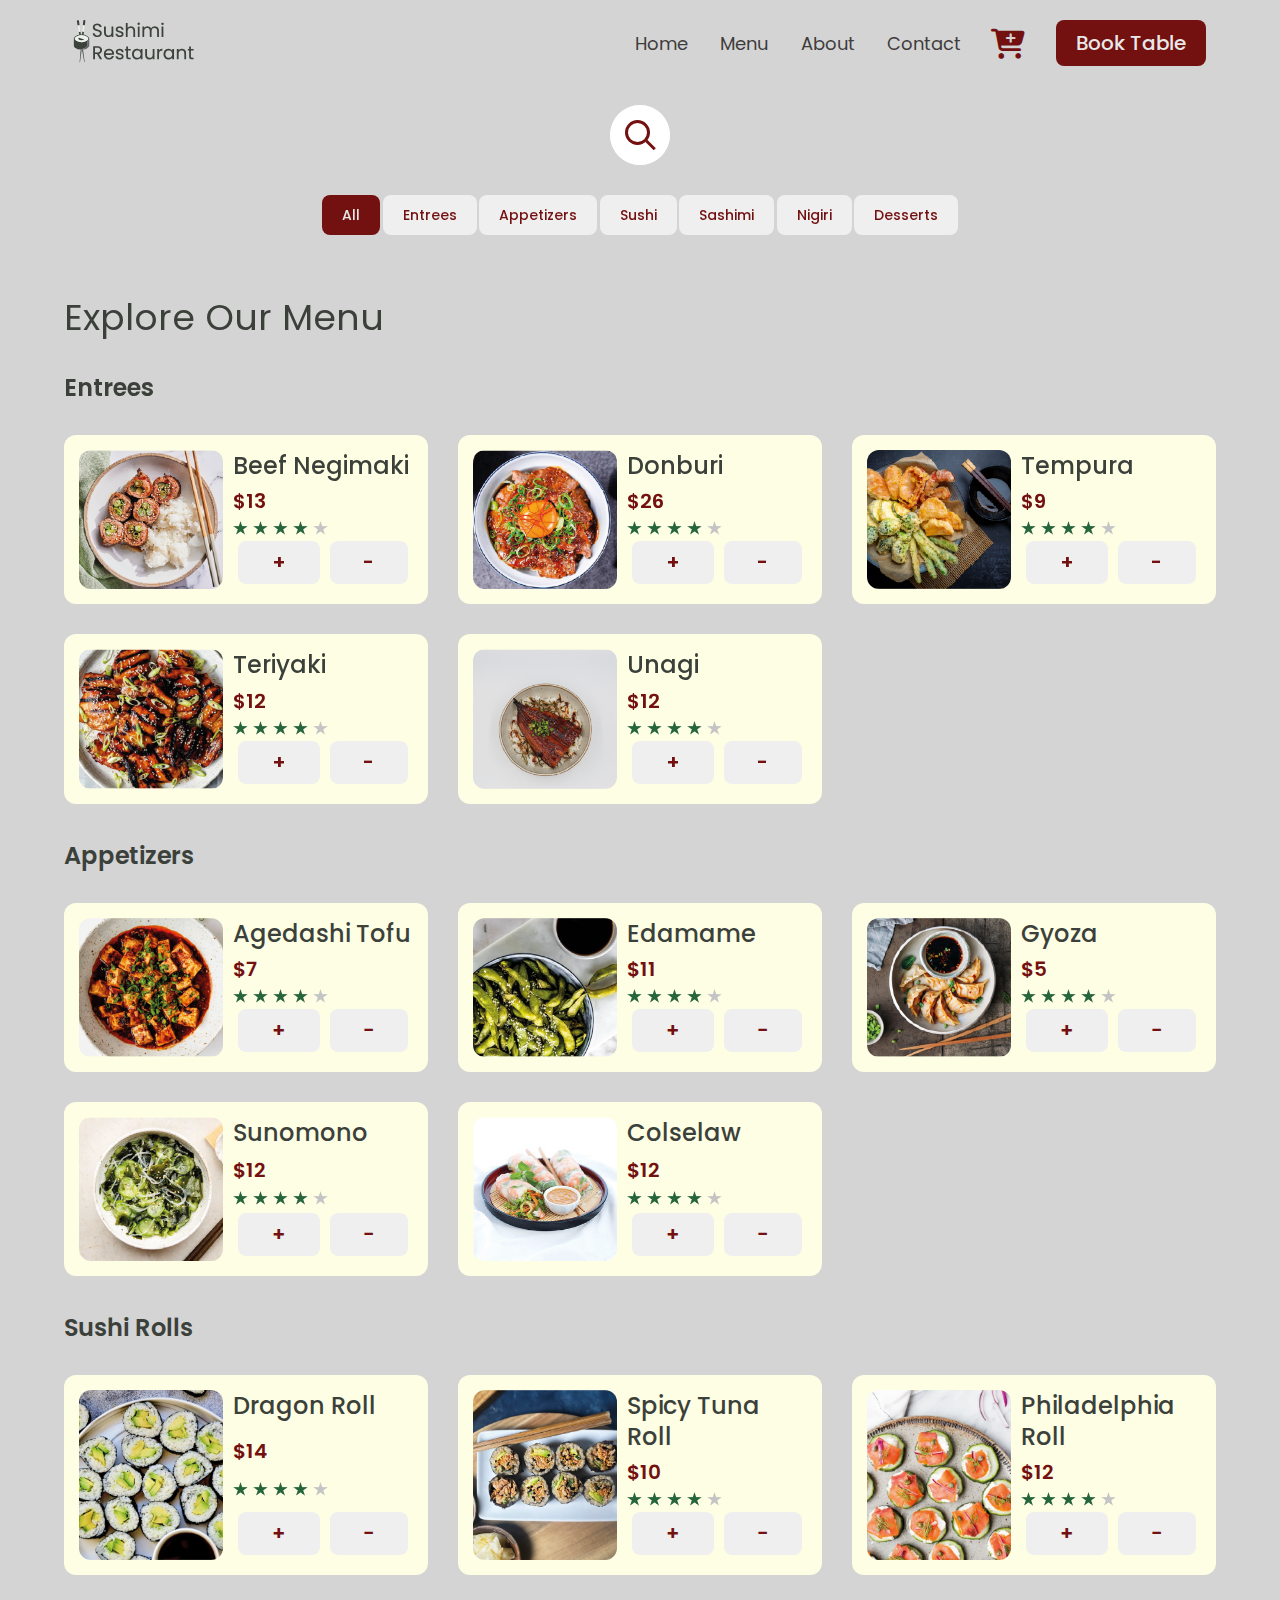
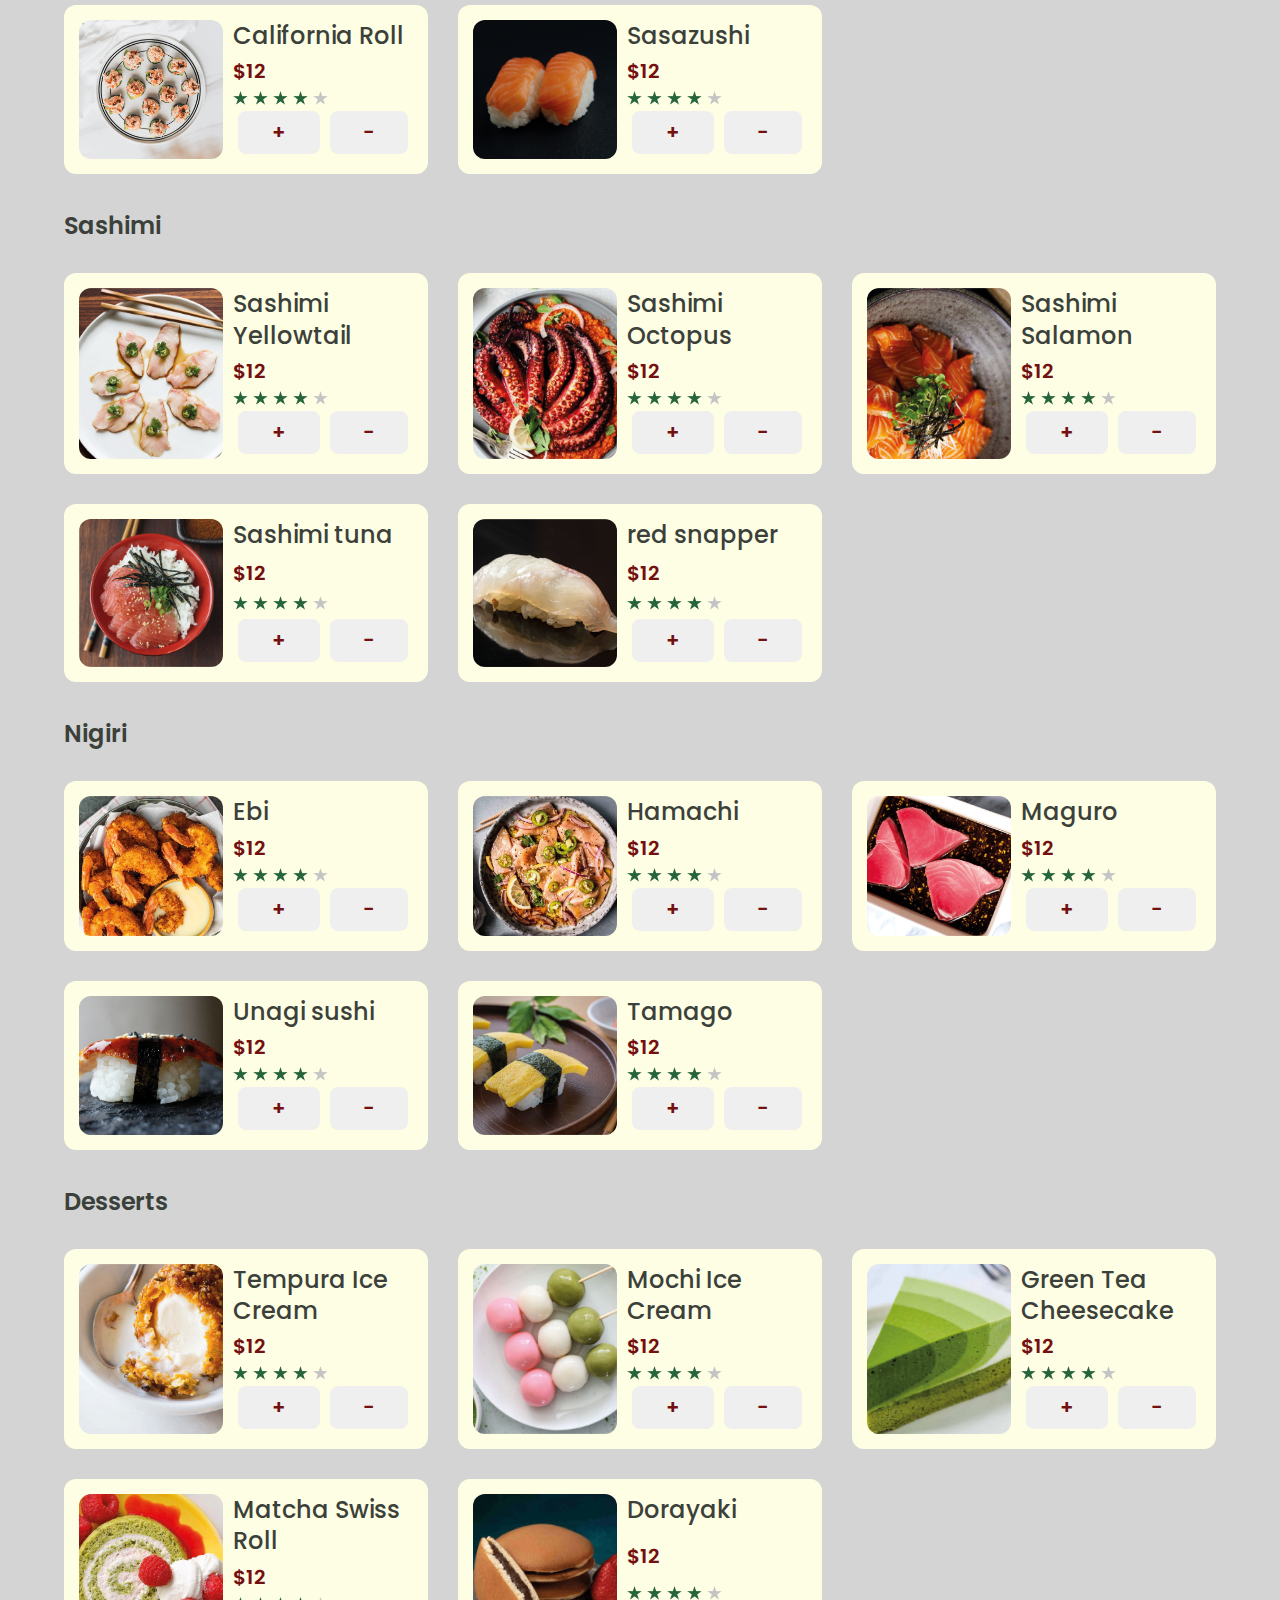
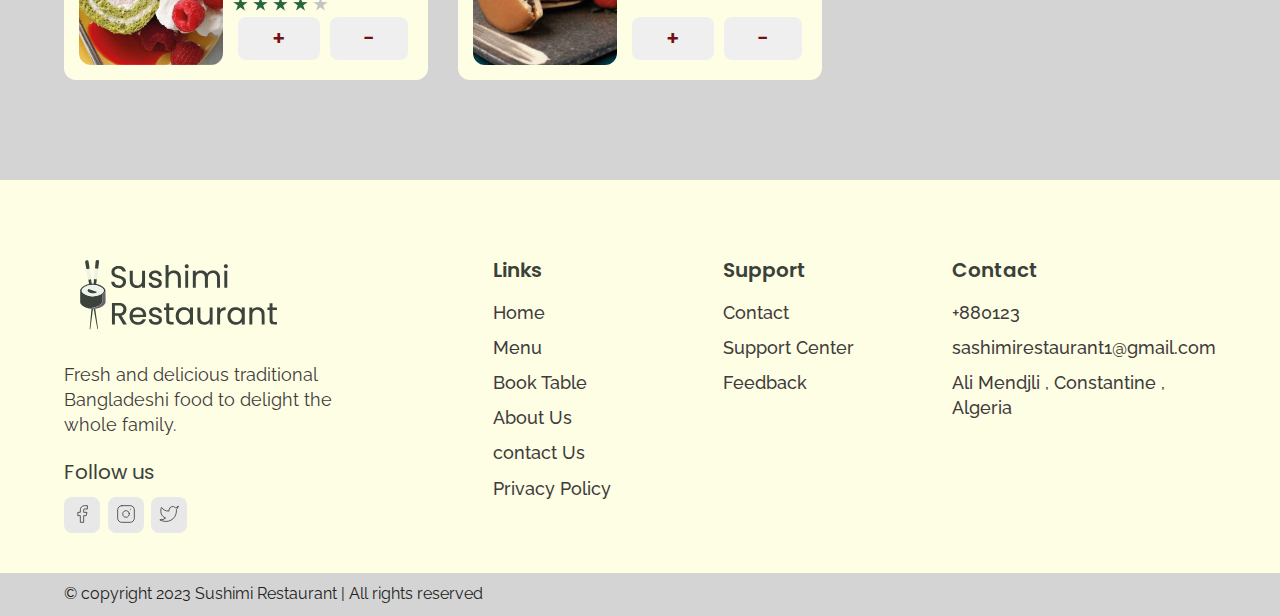
<file: menu.html>
<!DOCTYPE html>
<html lang="en">

<head>
  <meta charset="UTF-8">
  <meta http-equiv="X-UA-Compatible" content="IE=edge">
  <meta name="viewport" content="width=device-width, initial-scale=1.0">
  <link rel="shortcut icon" href="./images/favicon.ico" type="image/x-icon">
  <title>Menu | Sushimi Restaurant</title>
  <link rel="stylesheet" href="./reset.css">
  <link rel="stylesheet" href="./globalStyles.css">
  <link rel="stylesheet" href="./components.css">
  <!-- aos library css  -->
  <link rel="stylesheet" href="https://unpkg.com/aos@next/dist/aos.css" />
  <!-- Add your custom css -->
  <link rel="stylesheet" href="./menu.css">

  <link rel="stylesheet" href="https://cdnjs.cloudflare.com/ajax/libs/font-awesome/4.7.0/css/font-awesome.min.css">

  <!--css normally files-->
  <link rel="stylesheet" href="normalize.css">
  <!--Font Awsome library-->
  <link rel="stylesheet" href="all.min.css">
  <link rel="stylesheet" href="https://cdnjs.cloudflare.com/ajax/libs/font-awesome/6.4.0/css/all.min.css">
</head>

<body>

  <!-- Nav Section -->
  <div class="nav">
    <div class="container">
      <div class="nav__wrapper">
        <a href="./index.html" class="logo">
          <img src="./images/sushimi logo.svg" alt="Sushimi">
        </a>
        <nav>
          <div class="nav__icon">
            <svg xmlns="http://www.w3.org/2000/svg" width="24" height="24" viewBox="0 0 24 24" fill="none"
              stroke="currentColor" stroke-width="2" stroke-linecap="round" stroke-linejoin="round"
              class="feather feather-menu">
              <line x1="3" y1="12" x2="21" y2="12" />
              <line x1="3" y1="6" x2="21" y2="6" />
              <line x1="3" y1="18" x2="21" y2="18" />
            </svg>
          </div>
          <div class="nav__bgOverlay"></div>
          <ol class="nav__list">
            <div class="nav__close">
              <svg xmlns="http://www.w3.org/2000/svg" width="24" height="24" viewBox="0 0 24 24" fill="none"
                stroke="currentColor" stroke-width="2" stroke-linecap="round" stroke-linejoin="round"
                class="feather feather-x">
                <line x1="18" y1="6" x2="6" y2="18" />
                <line x1="6" y1="6" x2="18" y2="18" />
              </svg>
            </div>
            <div class="nav__list__wrapper">

              <li><a class="nav__link" href="./index.html">Home</a></li>
              <li><a class="nav__link" href="./menu.html">Menu</a></li>
              <li><a class="nav__link" href="./about.html">About</a></li>
              <li><a class="nav__link" href="./contact.html">Contact</a></li>
              <li></li>
              <li class="li-order-a"><i class="fa-solid fa-cart-plus" style="color: #731010;"></i></li>
              <li></li>
              <li><a href="./booking.html" class="btn primary-btn">Book Table</a></li>
            </div>
          </ol>
        </nav>
      </div>
    </div>
  </div>
  <!-- End Nav Section -->
  <!--Search bar Section-->
  <section id="search_bar" data-aos="fade-left">
    <div class="container">
      <div class="search">
        <div class="icon"></div>
        <div class="input">
          <input type="text" placeholder="Search food name here..." id="mysearch">
          <!--onclick="javascript:alert('Hello World!')"-->
          <button id="search-btn" onclick="click()">button</button>
        </div>
        <span class="clear" ></span>
      </div>
    </div>
  </section>
  <!--End Search bar Section-->
  <!--Filter Section-->
  <section id="filter" data-aos="fade-up">
    <div class="container">
      <div id="button">
        <button class="button-value" onclick="filterProduct('All')">All</button>
        <button class="button-value" onclick="filterProduct('Entrees')">Entrees</button>
        <button class="button-value" onclick="filterProduct('Appetizers')">Appetizers</button>
        <button class="button-value" onclick="filterProduct('Sushi')">Sushi</button>
        <button class="button-value" onclick="filterProduct('Sashimi')">Sashimi</button>
        <button class="button-value" onclick="filterProduct('Nigiri')">Nigiri</button>
        <button class="button-value" onclick="filterProduct('Desserts')">Desserts</button>
      </div>
    </div>
  </section>
  <!--End filter section-->
  <!-- page Title -->
  <section id="page__title" data-aos="fade-up">
    <div class="container">
      <h2 class="page__title__text">
        Explore Our Menu
      </h2>
    </div>
  </section>
   <!--End page Title-->
  <!-- Entrees Dishes -->
  <section id="dishGrid" data-aos="fade-up" class="section Entrees hide">
    <div class="container">
      <h2 class="dishGrid__title Entrees-title Entrees hide">
        Entrees
      </h2>
      <div class="dishGrid__wrapper">
        <div class="dishGrid__item Entrees id-1 hide">
          <div class="dishGrid__item__img">
            <img src="./images/beef negimaki.png" alt="food img">
          </div>
          <div class="dishGrid__item__info">
            <h3 class="dishGrid__item__title">
              Beef Negimaki
            </h3>
            <h3 class="dishGrid__item__price">$13</h3>
            <div class="dishGrid__item__stars">
              <img src="./images/3star.png" alt="3 star">
            </div>
            <div class="dishGrid__item__order__buttons">
              <button id="add-btn" class="dishGrid__item__order__button add-btn" onclick="AddOrDelete('add','id-1',1)">+</button>
              <button id="delete-btn" class="dishGrid__item__order__button delete-btn" onclick="AddOrDelete('delete','id-1',1)">-</button>
            </div>
          </div>
        </div>
        <div class="dishGrid__item Entrees hide">
          <div class="dishGrid__item__img">
            <img src="./images/donburi.png" alt="food img">
          </div>
          <div class="dishGrid__item__info">
            <h3 class="dishGrid__item__title">
              Donburi
            </h3>
            <h3 class="dishGrid__item__price">$26</h3>
            <div class="dishGrid__item__stars">
              <img src="./images/3star.png" alt="3 star">
            </div>
            <div class="dishGrid__item__order__buttons">
              <button id="add-btn" class="dishGrid__item__order__button add-btn" onclick="AddOrDelete('add','id-2',2)">+</button>
              <button id="delete-btn" class="dishGrid__item__order__button delete-btn" onclick="AddOrDelete('delete','id-2',2)">-</button>
            </div>
          </div>
        </div>
        <div class="dishGrid__item Entrees hide">
          <div class="dishGrid__item__img">
            <img src="./images/tempura.png" alt="food img">
          </div>
          <div class="dishGrid__item__info">
            <h3 class="dishGrid__item__title">
              Tempura
            </h3>
            <h3 class="dishGrid__item__price">$9</h3>
            <div class="dishGrid__item__stars">
              <img src="./images/3star.png" alt="3 star">
            </div>
            <div class="dishGrid__item__order__buttons">
              <button id="add-btn" class="dishGrid__item__order__button add-btn" onclick="AddOrDelete('add','id-3',3)">+</button>
              <button id="delete-btn" class="dishGrid__item__order__button delete-btn" onclick="AddOrDelete('delete','id-3',3)">-</button>
            </div>
          </div>
        </div>
        <div class="dishGrid__item Entrees hide">
          <div class="dishGrid__item__img">
            <img src="./images/teriyaki kitchen.png" alt="food img">
          </div>
          <div class="dishGrid__item__info">
            <h3 class="dishGrid__item__title">
              Teriyaki 
            </h3>
            <h3 class="dishGrid__item__price">$12</h3>
            <div class="dishGrid__item__stars">
              <img src="./images/3star.png" alt="3 star">
            </div>
            <div class="dishGrid__item__order__buttons">
              <button id="add-btn" class="dishGrid__item__order__button add-btn" onclick="AddOrDelete('add','id-4',4)">+</button>
              <button id="delete-btn" class="dishGrid__item__order__button delete-btn" onclick="AddOrDelete('delete','id-4',4)">-</button>
            </div>
          </div>
        </div>
        <div class="dishGrid__item Entrees hide">
          <div class="dishGrid__item__img">
            <img src="./images/unagi.png" alt="food img">
          </div>
          <div class="dishGrid__item__info">
            <h3 class="dishGrid__item__title">
              Unagi
            </h3>
            <h3 class="dishGrid__item__price">$12</h3>
            <div class="dishGrid__item__stars">
              <img src="./images/3star.png" alt="3 star">
            </div>
            <div class="dishGrid__item__order__buttons">
              <button id="add-btn" class="dishGrid__item__order__button add-btn" onclick="AddOrDelete('add','id-5',5)">+</button>
              <button id="delete-btn" class="dishGrid__item__order__button delete-btn" onclick="AddOrDelete('delete','id-5',5)">-</button>
            </div>
          </div>
        </div>
      </div>
    </div>
  </section>
  <!-- End Entrees Dishes -->
  <!-- Appetizers Dishes -->
  <section id="dishGrid" class="section Appetizers hide">
    <div class="container">
      <h2 class="dishGrid__title Appetizers hide">
        Appetizers
      </h2>
      <div class="dishGrid__wrapper">
        <div class="dishGrid__item Appetizers hide">
          <div class="dishGrid__item__img">
            <img src="./images/Agedashi Tofu .png" alt="food img">
          </div>
          <div class="dishGrid__item__info">
            <h3 class="dishGrid__item__title">
              Agedashi Tofu
            </h3>
            <h3 class="dishGrid__item__price">$7</h3>
            <div class="dishGrid__item__stars">
              <img src="./images/3star.png" alt="3 star">
            </div>
            <div class="dishGrid__item__order__buttons">
              <button id="add-btn" class="dishGrid__item__order__button add-btn" onclick="AddOrDelete('add','id-6',6)">+</button>
              <button id="delete-btn" class="dishGrid__item__order__button delete-btn" onclick="AddOrDelete('delete','id-6',6)">-</button>
            </div>
          </div>
        </div>
        <div class="dishGrid__item Appetizers hide">
          <div class="dishGrid__item__img">
            <img src="./images/Edamame .png" alt="food img">
          </div>
          <div class="dishGrid__item__info">
            <h3 class="dishGrid__item__title">
              Edamame
            </h3>
            <h3 class="dishGrid__item__price">$11</h3>
            <div class="dishGrid__item__stars">
              <img src="./images/3star.png" alt="3 star">
            </div>
            <div class="dishGrid__item__order__buttons">
              <button id="add-btn" class="dishGrid__item__order__button add-btn" onclick="AddOrDelete('add','id-7',7)">+</button>
              <button id="delete-btn" class="dishGrid__item__order__button delete-btn" onclick="AddOrDelete('delete','id-7',7)">-</button>
            </div>
          </div>
        </div>
        <div class="dishGrid__item Appetizers hide">
          <div class="dishGrid__item__img">
            <img src="./images/Gyoza.png" alt="food img">
          </div>
          <div class="dishGrid__item__info">
            <h3 class="dishGrid__item__title">
              Gyoza
            </h3>
            <h3 class="dishGrid__item__price">$5</h3>
            <div class="dishGrid__item__stars">
              <img src="./images/3star.png" alt="3 star">
            </div>
            <div class="dishGrid__item__order__buttons">
              <button id="add-btn" class="dishGrid__item__order__button add-btn" onclick="AddOrDelete('add','id-8',8)">+</button>
              <button id="delete-btn" class="dishGrid__item__order__button delete-btn" onclick="AddOrDelete('delete','id-8',8)">-</button>
            </div>
          </div>
        </div>
        <div class="dishGrid__item Appetizers hide">
          <div class="dishGrid__item__img">
            <img src="./images/Sunomono.png" alt="food img">
          </div>
          <div class="dishGrid__item__info">
            <h3 class="dishGrid__item__title">
              Sunomono
            </h3>
            <h3 class="dishGrid__item__price">$12</h3>
            <div class="dishGrid__item__stars">
              <img src="./images/3star.png" alt="3 star">
            </div>
            <div class="dishGrid__item__order__buttons">
              <button id="add-btn" class="dishGrid__item__order__button add-btn" onclick="AddOrDelete('add','id-9',9)">+</button>
              <button id="delete-btn" class="dishGrid__item__order__button delete-btn" onclick="AddOrDelete('delete','id-9',9)">-</button>
            </div>
          </div>
        </div>
        <div class="dishGrid__item Appetizers hide">
          <div class="dishGrid__item__img">
            <img src="./images/colselaw.png" alt="food img">
          </div>
          <div class="dishGrid__item__info">
            <h3 class="dishGrid__item__title">
              Colselaw
            </h3>
            <h3 class="dishGrid__item__price">$12</h3>
            <div class="dishGrid__item__stars">
              <img src="./images/3star.png" alt="3 star">
            </div>
            <div class="dishGrid__item__order__buttons">
              <button id="add-btn" class="dishGrid__item__order__button add-btn" onclick="AddOrDelete('add','id-10',10)">+</button>
              <button id="delete-btn" class="dishGrid__item__order__button delete-btn" onclick="AddOrDelete('delete','id-10',10)">-</button>
            </div>
          </div>
        </div>
      </div>
    </div>
  </section>
  <!-- End Appetizers Dishes -->
  <!-- Sushi Rolls Dishes -->
  <section id="dishGrid" class="section Sushi hide">
    <div class="container">
      <h2 class="dishGrid__title Sushi hide">
        Sushi Rolls
      </h2>
      <div class="dishGrid__wrapper">
        <div class="dishGrid__item Sushi hide">
          <div class="dishGrid__item__img">
            <img src="./images/Dragon Roll.png" alt="food img">
          </div>
          <div class="dishGrid__item__info">
            <h3 class="dishGrid__item__title">
              Dragon Roll
            </h3>
            <h3 class="dishGrid__item__price">$14</h3>
            <div class="dishGrid__item__stars">
              <img src="./images/3star.png" alt="3 star">
            </div>
            <div class="dishGrid__item__order__buttons">
              <button id="add-btn" class="dishGrid__item__order__button add-btn" onclick="AddOrDelete('add','id-11',11)">+</button>
              <button id="delete-btn" class="dishGrid__item__order__button delete-btn" onclick="AddOrDelete('delete','id-11',11)">-</button>
            </div>
          </div>
        </div>
        <div class="dishGrid__item Sushi hide">
          <div class="dishGrid__item__img">
            <img src="./images/Spicy Tuna Roll .png" alt="food img">
          </div>
          <div class="dishGrid__item__info">
            <h3 class="dishGrid__item__title">
              Spicy Tuna Roll
            </h3>
            <h3 class="dishGrid__item__price">$10</h3>
            <div class="dishGrid__item__stars">
              <img src="./images/3star.png" alt="3 star">
            </div>
            <div class="dishGrid__item__order__buttons">
              <button id="add-btn" class="dishGrid__item__order__button add-btn" onclick="AddOrDelete('add','id-12',12)">+</button>
              <button id="delete-btn" class="dishGrid__item__order__button delete-btn" onclick="AddOrDelete('delete','id-12',12)">-</button>
            </div>
          </div>
        </div>
        <div class="dishGrid__item Sushi hide">
          <div class="dishGrid__item__img">
            <img src="./images/Philadelphia Roll.png" alt="food img">
          </div>
          <div class="dishGrid__item__info">
            <h3 class="dishGrid__item__title">
              Philadelphia Roll
            </h3>
            <h3 class="dishGrid__item__price">$12</h3>
            <div class="dishGrid__item__stars">
              <img src="./images/3star.png" alt="3 star">
            </div>
            <div class="dishGrid__item__order__buttons">
              <button id="add-btn" class="dishGrid__item__order__button add-btn" onclick="AddOrDelete('add','id-13',13)">+</button>
              <button id="delete-btn" class="dishGrid__item__order__button delete-btn" onclick="AddOrDelete('delete','id-13',13)">-</button>
            </div>
          </div>
        </div>
        <div class="dishGrid__item Sushi hide">
          <div class="dishGrid__item__img">
            <img src="./images/California Roll.png" alt="food img">
          </div>
          <div class="dishGrid__item__info">
            <h3 class="dishGrid__item__title">
              California Roll
            </h3>
            <h3 class="dishGrid__item__price">$12</h3>
            <div class="dishGrid__item__stars">
              <img src="./images/3star.png" alt="3 star">
            </div>
            <div class="dishGrid__item__order__buttons">
              <button id="add-btn" class="dishGrid__item__order__button add-btn" onclick="AddOrDelete('add','id-14',14)">+</button>
              <button id="delete-btn" class="dishGrid__item__order__button delete-btn" onclick="AddOrDelete('delete','id-14',14)">-</button>
            </div>
          </div>
        </div>
        <div class="dishGrid__item Sushi hide">
          <div class="dishGrid__item__img">
            <img src="./images/Sasazushi.png" alt="food img">
          </div>
          <div class="dishGrid__item__info">
            <h3 class="dishGrid__item__title">
              Sasazushi
            </h3>
            <h3 class="dishGrid__item__price">$12</h3>
            <div class="dishGrid__item__stars">
              <img src="./images/3star.png" alt="3 star">
            </div>
            <div class="dishGrid__item__order__buttons">
              <button id="add-btn" class="dishGrid__item__order__button add-btn" onclick="AddOrDelete('add','id-15',15)">+</button>
              <button id="delete-btn" class="dishGrid__item__order__button delete-btn" onclick="AddOrDelete('delete','id-15',15)">-</button>
            </div>
          </div>
        </div>
      </div>
    </div>
  </section>
  <!-- End Sushi Rolls Dishes -->
    <!-- Sashimi Dishes -->
    <section id="dishGrid" class="section Sashimi hide">
      <div class="container">
        <h2 class="dishGrid__title Sashimi hide">
          Sashimi
        </h2>
        <div class="dishGrid__wrapper">
          <div class="dishGrid__item Sashimi hide">
            <div class="dishGrid__item__img">
              <img src="./images/sashimi Yellowtail.png" alt="food img">
            </div>
            <div class="dishGrid__item__info">
              <h3 class="dishGrid__item__title">
                Sashimi Yellowtail
              </h3>
              <h3 class="dishGrid__item__price">$12</h3>
              <div class="dishGrid__item__stars">
                <img src="./images/3star.png" alt="3 star">
              </div>
              <div class="dishGrid__item__order__buttons">
                <button id="add-btn" class="dishGrid__item__order__button add-btn" onclick="AddOrDelete('add','id-16',16)">+</button>
                <button id="delete-btn" class="dishGrid__item__order__button delete-btn" onclick="AddOrDelete('delete','id-16',16)">-</button>
              </div>
            </div>
          </div>
          <div class="dishGrid__item Sashimi hide">
            <div class="dishGrid__item__img">
              <img src="./images/sashimi Octopus.png" alt="food img">
            </div>
            <div class="dishGrid__item__info">
              <h3 class="dishGrid__item__title">
                Sashimi Octopus
              </h3>
              <h3 class="dishGrid__item__price">$12</h3>
              <div class="dishGrid__item__stars">
                <img src="./images/3star.png" alt="3 star">
              </div>
              <div class="dishGrid__item__order__buttons">
                <button id="add-btn" class="dishGrid__item__order__button add-btn" onclick="AddOrDelete('add','id-17',17)">+</button>
                <button id="delete-btn" class="dishGrid__item__order__button delete-btn" onclick="AddOrDelete('delete','id-17',17)">-</button>
              </div>
            </div>
          </div>
          <div class="dishGrid__item Sashimi hide">
            <div class="dishGrid__item__img">
              <img src="./images/sashimi salmon.png" alt="food img">
            </div>
            <div class="dishGrid__item__info">
              <h3 class="dishGrid__item__title">
                Sashimi Salamon
              </h3>
              <h3 class="dishGrid__item__price">$12</h3>
              <div class="dishGrid__item__stars">
                <img src="./images/3star.png" alt="3 star">
              </div>
              <div class="dishGrid__item__order__buttons">
                <button id="add-btn" class="dishGrid__item__order__button add-btn" onclick="AddOrDelete('add','id-18',18)">+</button>
                <button id="delete-btn" class="dishGrid__item__order__button delete-btn" onclick="AddOrDelete('delete','id-18',18)">-</button>
              </div>
            </div>
          </div>
          <div class="dishGrid__item Sashimi hide">
            <div class="dishGrid__item__img">
              <img src="./images/sashimi tuna.png" alt="food img">
            </div>
            <div class="dishGrid__item__info">
              <h3 class="dishGrid__item__title">
                Sashimi tuna
              </h3>
              <h3 class="dishGrid__item__price">$12</h3>
              <div class="dishGrid__item__stars">
                <img src="./images/3star.png" alt="3 star">
              </div>
              <div class="dishGrid__item__order__buttons">
                <button id="add-btn" class="dishGrid__item__order__button add-btn" onclick="AddOrDelete('add','id-19',19)">+</button>
                <button id="delete-btn" class="dishGrid__item__order__button delete-btn" onclick="AddOrDelete('delete','id-19',19)">-</button>
              </div>
            </div>
          </div>
          <div class="dishGrid__item Sashimi hide">
            <div class="dishGrid__item__img">
              <img src="./images/red snapper .png" alt="food img">
            </div>
            <div class="dishGrid__item__info">
              <h3 class="dishGrid__item__title">
                red snapper
              </h3>
              <h3 class="dishGrid__item__price">$12</h3>
              <div class="dishGrid__item__stars">
                <img src="./images/3star.png" alt="3 star">
              </div>
              <div class="dishGrid__item__order__buttons">
                <button id="add-btn" class="dishGrid__item__order__button add-btn" onclick="AddOrDelete('add','id-20',20)">+</button>
                <button id="delete-btn" class="dishGrid__item__order__button delete-btn" onclick="AddOrDelete('delete','id-20',20)">-</button>
              </div>
            </div>
          </div>
        </div>
      </div>
    </section>
    <!-- End Sashimi Dishes -->
      <!-- Nigiri Dishes -->
  <section id="dishGrid" class="section Nigiri hide">
    <div class="container">
      <h2 class="dishGrid__title Nigiri hide">
        Nigiri
      </h2>
      <div class="dishGrid__wrapper">
        <div class="dishGrid__item Nigiri hide">
          <div class="dishGrid__item__img">
            <img src="./images/Ebi.png" alt="food img">
          </div>
          <div class="dishGrid__item__info">
            <h3 class="dishGrid__item__title">
              Ebi
            </h3>
            <h3 class="dishGrid__item__price">$12</h3>
            <div class="dishGrid__item__stars">
              <img src="./images/3star.png" alt="3 star">
            </div>
            <div class="dishGrid__item__order__buttons">
              <button id="add-btn" class="dishGrid__item__order__button add-btn" onclick="AddOrDelete('add','id-21',21)">+</button>
              <button id="delete-btn" class="dishGrid__item__order__button delete-btn" onclick="AddOrDelete('delete','id-21',21)">-</button>
            </div>
          </div>
        </div>
        <div class="dishGrid__item Nigiri hide">
          <div class="dishGrid__item__img">
            <img src="./images/Hamachi.png" alt="food img">
          </div>
          <div class="dishGrid__item__info">
            <h3 class="dishGrid__item__title">
              Hamachi
            </h3>
            <h3 class="dishGrid__item__price">$12</h3>
            <div class="dishGrid__item__stars">
              <img src="./images/3star.png" alt="3 star">
            </div>
            <div class="dishGrid__item__order__buttons">
              <button id="add-btn" class="dishGrid__item__order__button add-btn" onclick="AddOrDelete('add','id-22',22)">+</button>
              <button id="delete-btn" class="dishGrid__item__order__button delete-btn" onclick="AddOrDelete('delete','id-22',22)">-</button>
            </div>
          </div>
        </div>
        <div class="dishGrid__item Nigiri hide">
          <div class="dishGrid__item__img">
            <img src="./images/Maguro.png" alt="food img">
          </div>
          <div class="dishGrid__item__info">
            <h3 class="dishGrid__item__title">
              Maguro
            </h3>
            <h3 class="dishGrid__item__price">$12</h3>
            <div class="dishGrid__item__stars">
              <img src="./images/3star.png" alt="3 star">
            </div>
            <div class="dishGrid__item__order__buttons">
              <button id="add-btn" class="dishGrid__item__order__button add-btn" onclick="AddOrDelete('add','id-23',23)">+</button>
              <button id="delete-btn" class="dishGrid__item__order__button delete-btn" onclick="AddOrDelete('delete','id-23',23)">-</button>
            </div>
          </div>
        </div>
        <div class="dishGrid__item Nigiri hide">
          <div class="dishGrid__item__img">
            <img src="./images/unagi nigiri.png" alt="food img">
          </div>
          <div class="dishGrid__item__info">
            <h3 class="dishGrid__item__title">
              Unagi sushi
            </h3>
            <h3 class="dishGrid__item__price">$12</h3>
            <div class="dishGrid__item__stars">
              <img src="./images/3star.png" alt="3 star">
            </div>
            <div class="dishGrid__item__order__buttons">
              <button id="add-btn" class="dishGrid__item__order__button add-btn" onclick="AddOrDelete('add','id-24',24)">+</button>
              <button id="delete-btn" class="dishGrid__item__order__button delete-btn" onclick="AddOrDelete('delete','id-24',24)">-</button>
            </div>
          </div>
        </div>
        <div class="dishGrid__item Nigiri hide">
          <div class="dishGrid__item__img">
            <img src="./images/Tamago.png" alt="food img">
          </div>
          <div class="dishGrid__item__info">
            <h3 class="dishGrid__item__title">
              Tamago
            </h3>
            <h3 class="dishGrid__item__price">$12</h3>
            <div class="dishGrid__item__stars">
              <img src="./images/3star.png" alt="3 star">
            </div>
            <div class="dishGrid__item__order__buttons">
              <button id="add-btn" class="dishGrid__item__order__button add-btn" onclick="AddOrDelete('add','id-25',25)">+</button>
              <button id="delete-btn" class="dishGrid__item__order__button delete-btn" onclick="AddOrDelete('delete','id-25',25)">-</button>
            </div>
          </div>
        </div>
      </div>
    </div>
  </section>
  <!-- End Nigiri Dishes -->
    <!-- Desserts Dishes -->
    <section id="dishGrid" class="section Desserts hide">
      <div class="container">
        <h2 class="dishGrid__title Desserts hide">
          Desserts
        </h2>
        <div class="dishGrid__wrapper">
          <div class="dishGrid__item Desserts hide">
            <div class="dishGrid__item__img">
              <img src="./images/Tempura Ice Cream .png" alt="food img">
            </div>
            <div class="dishGrid__item__info">
              <h3 class="dishGrid__item__title">
                Tempura Ice Cream
              </h3>
              <h3 class="dishGrid__item__price">$12</h3>
              <div class="dishGrid__item__stars">
                <img src="./images/3star.png" alt="3 star">
              </div>
              <div class="dishGrid__item__order__buttons">
                <button id="add-btn" class="dishGrid__item__order__button add-btn" onclick="AddOrDelete('add','id-26',26)">+</button>
                <button id="delete-btn" class="dishGrid__item__order__button delete-btn" onclick="AddOrDelete('delete','id-26',26)">-</button>
              </div>
            </div>
          </div>
          <div class="dishGrid__item Desserts hide">
            <div class="dishGrid__item__img">
              <img src="./images/Mochi Ice Cream .png" alt="food img">
            </div>
            <div class="dishGrid__item__info">
              <h3 class="dishGrid__item__title">
                Mochi Ice Cream
              </h3>
              <h3 class="dishGrid__item__price">$12</h3>
              <div class="dishGrid__item__stars">
                <img src="./images/3star.png" alt="3 star">
              </div>
              <div class="dishGrid__item__order__buttons">
                <button id="add-btn" class="dishGrid__item__order__button add-btn" onclick="AddOrDelete('add','id-27',27)">+</button>
                <button id="delete-btn" class="dishGrid__item__order__button delete-btn" onclick="AddOrDelete('delete','id-27',27)">-</button>
              </div>
            </div>
          </div>
          <div class="dishGrid__item Desserts hide">
            <div class="dishGrid__item__img">
              <img src="./images/Green Tea Cheesecake.png" alt="food img">
            </div>
            <div class="dishGrid__item__info">
              <h3 class="dishGrid__item__title">
                Green Tea Cheesecake
              </h3>
              <h3 class="dishGrid__item__price">$12</h3>
              <div class="dishGrid__item__stars">
                <img src="./images/3star.png" alt="3 star">
              </div>
              <div class="dishGrid__item__order__buttons">
                <button id="add-btn" class="dishGrid__item__order__button add-btn" onclick="AddOrDelete('add','id-28',28)">+</button>
                <button id="delete-btn" class="dishGrid__item__order__button delete-btn" onclick="AddOrDelete('delete','id-28',28)">-</button>
              </div>
            </div>
          </div>
          <div class="dishGrid__item Desserts hide">
            <div class="dishGrid__item__img">
              <img src="./images/Matcha Swiss Roll.png" alt="food img">
            </div>
            <div class="dishGrid__item__info">
              <h3 class="dishGrid__item__title">
                Matcha Swiss Roll
              </h3>
              <h3 class="dishGrid__item__price">$12</h3>
              <div class="dishGrid__item__stars">
                <img src="./images/3star.png" alt="3 star">
              </div>
              <div class="dishGrid__item__order__buttons">
                <button id="add-btn" class="dishGrid__item__order__button add-btn" onclick="AddOrDelete('add','id-29',29)">+</button>
                <button id="delete-btn" class="dishGrid__item__order__button delete-btn" onclick="AddOrDelete('delete','id-29',29)">-</button>
              </div>
            </div>
          </div>
          <div class="dishGrid__item Desserts hide">
            <div class="dishGrid__item__img">
              <img src="./images/Dorayaki.png" alt="food img">
            </div>
            <div class="dishGrid__item__info">
              <h3 class="dishGrid__item__title">
                Dorayaki
              </h3>
              <h3 class="dishGrid__item__price">$12</h3>
              <div class="dishGrid__item__stars">
                <img src="./images/3star.png" alt="3 star">
              </div>
              <div class="dishGrid__item__order__buttons">
                <button id="add-btn" class="dishGrid__item__order__button add-btn" onclick="AddOrDelete('add','id-30',30)">+</button>
                <button id="delete-btn" class="dishGrid__item__order__button delete-btn" onclick="AddOrDelete('delete','id-30',30)">-</button>
              </div>
            </div>
          </div>
        </div>
      </div>
    </section>
    <div class="before-footer hide" style="padding-bottom: 10rem;">
      <div class="container"></div>
    </div>
    <!-- End Desserts Dishes -->

        <!-- page Title -->
        <section id="page__title__order" class="hide" data-aos="fade-up">
          <div class="container">
            <h2 class="page__title__order__text">
              Your food order
            </h2>
          </div>
        </section>
 
  <!--Orders section-->
  <section id="order_section" class="orders hide">
    <div class="container">
        <div class="dishGrid__wrapper__order">
            <div class="dishGrid__item__order Entrees id-1 hide">
                <div class="dishGrid__item__order__img">
                  <img src="./images/beef negimaki.png" alt="food img">
                </div>
                <div class="dishGrid__item__order__info">
                  <h3 class="dishGrid__item__order__title">
                    Beef Negimaki
                  </h3>
                  <div class="dishGrid__item__order__counter">
                    <span class="minus" onclick="decrement('minus',1)">-</span>
                    <span class="num">0</span>
                    <span class="plus" onclick="increment('plus',1)">+</span>
                  </div>
                  <!--
                  <div class="dishGrid__item__order__counter">
                    <button class="decrease-item"><span>-</span></button>
                    <span class="number">1</span>
                    <button class="increase-item">+</button>
                  </div>
                -->
                  <h3 class="dishGrid__item__order__price">$<span class="food_price">13</span></h3>
                </div>
              </div>
            <div class="dishGrid__item__order Entrees hide">
                <div class="dishGrid__item__order__img">
                  <img src="./images/donburi.png" alt="food img">
                </div>
                <div class="dishGrid__item__order__info">
                  <h3 class="dishGrid__item__order__title">
                    Donburi
                  </h3>
                  <div class="dishGrid__item__order__counter">
                    <span class="minus" onclick="decrement('minus',2)">-</span>
                    <span class="num">0</span>
                    <span class="plus" onclick="increment('plus',2)">+</span>
                  </div>  
                  <h3 class="dishGrid__item__order__price">$<span class="food_price">26</span></h3>
                </div>
              </div>
            <div class="dishGrid__item__order Entrees hide">
                <div class="dishGrid__item__order__img">
                  <img src="./images/tempura.png" alt="food img">
                </div>
                <div class="dishGrid__item__order__info">
                  <h3 class="dishGrid__item__order__title">
                    Tempura
                  </h3>
                  <div class="dishGrid__item__order__counter">
                    <span class="minus" onclick="decrement('minus',3)">-</span>
                    <span class="num">0</span>
                    <span class="plus" onclick="increment('plus',3)">+</span>
                  </div>
                  <h3 class="dishGrid__item__order__price">$<span class="food_price">9</span></h3>
                </div>
              </div>
            <div class="dishGrid__item__order Entrees hide">
                <div class="dishGrid__item__order__img">
                  <img src="./images/teriyaki kitchen.png" alt="food img">
                </div>
                <div class="dishGrid__item__order__info">
                  <h3 class="dishGrid__item__order__title">
                    Teriyaki 
                  </h3>
                  <div class="dishGrid__item__order__counter">
                    <span class="minus" onclick="decrement('minus',4)">-</span>
                    <span class="num">0</span>
                    <span class="plus" onclick="increment('plus',4)">+</span>
                  </div>
                  <h3 class="dishGrid__item__order__price">$<span class="food_price">12</span></h3>
                </div>
              </div>
            <div class="dishGrid__item__order Entrees hide">
                <div class="dishGrid__item__order__img">
                  <img src="./images/unagi.png" alt="food img">
                </div>
                <div class="dishGrid__item__order__info">
                  <h3 class="dishGrid__item__order__title">
                    Unagi
                  </h3>
                  <div class="dishGrid__item__order__counter">
                    <span class="minus" onclick="decrement('minus',5)">-</span>
                    <span class="num">0</span>
                    <span class="plus" onclick="increment('plus',5)">+</span>
                  </div>
                  <h3 class="dishGrid__item__order__price">$<span class="food_price">10</span></h3>
                </div>
              </div>
            <div class="dishGrid__item__order Appetizers hide">
                <div class="dishGrid__item__order__img">
                  <img src="./images/Agedashi Tofu .png" alt="food img">
                </div>
                <div class="dishGrid__item__order__info">
                  <h3 class="dishGrid__item__order__title">
                    Agedashi Tofu
                  </h3>
                  <div class="dishGrid__item__order__counter">
                    <span class="minus" onclick="decrement('minus',6)">-</span>
                    <span class="num">0</span>
                    <span class="plus" onclick="increment('plus',6)">+</span>
                  </div>
                  <h3 class="dishGrid__item__order__price">$<span class="food_price">7</span></h3>
                </div>
              </div>
            <div class="dishGrid__item__order Appetizers hide">
                <div class="dishGrid__item__order__img">
                  <img src="./images/Edamame .png" alt="food img">
                </div>
                <div class="dishGrid__item__order__info">
                  <h3 class="dishGrid__item__order__title">
                    Edamame
                  </h3>
                  <div class="dishGrid__item__order__counter">
                    <span class="minus" onclick="decrement('minus',7)">-</span>
                    <span class="num">0</span>
                    <span class="plus" onclick="increment('plus',7)">+</span>
                  </div>
                  <h3 class="dishGrid__item__order__price">$<span class="food_price">11</span></h3>
                </div>
              </div>
            <div class="dishGrid__item__order Appetizers hide">
                <div class="dishGrid__item__order__img">
                  <img src="./images/Gyoza.png" alt="food img">
                </div>
                <div class="dishGrid__item__order__info">
                  <h3 class="dishGrid__item__order__title">
                    Gyoza
                  </h3>
                  <div class="dishGrid__item__order__counter">
                    <span class="minus" onclick="decrement('minus',8)">-</span>
                    <span class="num">0</span>
                    <span class="plus" onclick="increment('plus',8)">+</span>
                  </div>
                  <h3 class="dishGrid__item__order__price">$<span class="food_price">5</span></h3>
                </div>
              </div>
            <div class="dishGrid__item__order Appetizers hide">
                <div class="dishGrid__item__order__img">
                  <img src="./images/Sunomono.png" alt="food img">
                </div>
                <div class="dishGrid__item__order__info">
                  <h3 class="dishGrid__item__order__title">
                    Sunomono
                  </h3>
                  <div class="dishGrid__item__order__counter">
                    <span class="minus" onclick="decrement('minus',9)">-</span>
                    <span class="num">0</span>
                    <span class="plus" onclick="increment('plus',9)">+</span>
                  </div>
                  <h3 class="dishGrid__item__order__price">$<span class="food_price">10</span></h3>
                </div>
              </div>
            <div class="dishGrid__item__order Appetizers hide">
                <div class="dishGrid__item__order__img">
                  <img src="./images/colselaw.png" alt="food img">
                </div>
                <div class="dishGrid__item__order__info">
                  <h3 class="dishGrid__item__order__title">
                    Colselaw
                  </h3>
                  <div class="dishGrid__item__order__counter">
                    <span class="minus" onclick="decrement('minus',10)">-</span>
                    <span class="num">0</span>
                    <span class="plus" onclick="increment('plus',10)">+</span>
                  </div>
                  <h3 class="dishGrid__item__order__price">$<span class="food_price">10</span></h3>
                </div>
              </div>
            <div class="dishGrid__item__order Sushi hide">
                <div class="dishGrid__item__order__img">
                  <img src="./images/Dragon Roll.png" alt="food img">
                </div>
                <div class="dishGrid__item__order__info">
                  <h3 class="dishGrid__item__order__title">
                    Dragon Roll
                  </h3>
                  <div class="dishGrid__item__order__counter">
                    <span class="minus" onclick="decrement('minus',11)">-</span>
                    <span class="num">0</span>
                    <span class="plus" onclick="increment('plus',11)">+</span>
                  </div>
                  <h3 class="dishGrid__item__order__price">$<span class="food_price">14</span></h3>
                </div>
              </div>
            <div class="dishGrid__item__order Sushi hide">
                <div class="dishGrid__item__order__img">
                  <img src="./images/Spicy Tuna Roll .png" alt="food img">
                </div>
                <div class="dishGrid__item__order__info">
                  <h3 class="dishGrid__item__order__title">
                    Spicy Tuna Roll
                  </h3>
                  <div class="dishGrid__item__order__counter">
                    <span class="minus" onclick="decrement('minus',12)">-</span>
                    <span class="num">0</span>
                    <span class="plus" onclick="increment('plus',12)">+</span>
                  </div>
                  <h3 class="dishGrid__item__order__price">$<span class="food_price">10</span></h3>
                </div>
              </div>
            <div class="dishGrid__item__order Sushi hide">
                <div class="dishGrid__item__order__img">
                  <img src="./images/Philadelphia Roll.png" alt="food img">
                </div>
                <div class="dishGrid__item__order__info">
                  <h3 class="dishGrid__item__order__title">
                    Philadelphia Roll
                  </h3>
                  <div class="dishGrid__item__order__counter">
                    <span class="minus" onclick="decrement('minus',13)">-</span>
                    <span class="num">0</span>
                    <span class="plus" onclick="increment('plus',13)">+</span>
                  </div>
                  <h3 class="dishGrid__item__order__price">$<span class="food_price">10</span></h3>
                </div>
              </div>
            <div class="dishGrid__item__order Sushi hide">
                <div class="dishGrid__item__order__img">
                  <img src="./images/California Roll.png" alt="food img">
                </div>
                <div class="dishGrid__item__order__info">
                  <h3 class="dishGrid__item__order__title">
                    California Roll
                  </h3>
                  <div class="dishGrid__item__order__counter">
                    <span class="minus" onclick="decrement('minus',14)">-</span>
                    <span class="num">0</span>
                    <span class="plus" onclick="increment('plus',14)">+</span>
                  </div>
                  <h3 class="dishGrid__item__order__price">$<span class="food_price">10</span></h3>
                </div>
              </div>
            <div class="dishGrid__item__order Sushi hide">
                <div class="dishGrid__item__order__img">
                  <img src="./images/Sasazushi.png" alt="food img">
                </div>
                <div class="dishGrid__item__order__info">
                  <h3 class="dishGrid__item__order__title">
                    Sasazushi
                  </h3>
                  <div class="dishGrid__item__order__counter">
                    <span class="minus" onclick="decrement('minus',15)">-</span>
                    <span class="num">0</span>
                    <span class="plus" onclick="increment('plus',15)">+</span>
                  </div>
                  <h3 class="dishGrid__item__order__price">$<span class="food_price">10</span></h3>
                </div>
              </div>
              <div class="dishGrid__item__order Sashimi hide">
                <div class="dishGrid__item__order__img">
                  <img src="./images/sashimi Yellowtail.png" alt="food img">
                </div>
                <div class="dishGrid__item__order__info">
                  <h3 class="dishGrid__item__order__title">
                    Sashimi Yellowtail
                  </h3>
                  <div class="dishGrid__item__order__counter">
                    <span class="minus" onclick="decrement('minus',16)">-</span>
                    <span class="num">0</span>
                    <span class="plus" onclick="increment('plus',16)">+</span>
                  </div>
                  <h3 class="dishGrid__item__order__price">$<span class="food_price">10</span></h3>
                </div>
              </div>
              <div class="dishGrid__item__order Sashimi hide">
                <div class="dishGrid__item__order__img">
                  <img src="./images/sashimi Octopus.png" alt="food img">
                </div>
                <div class="dishGrid__item__order__info">
                  <h3 class="dishGrid__item__order__title">
                    Sashimi Octopus
                  </h3>
                  <div class="dishGrid__item__order__counter">
                    <span class="minus" onclick="decrement('minus',17)">-</span>
                    <span class="num">0</span>
                    <span class="plus" onclick="increment('plus',17)">+</span>
                  </div>
                  <h3 class="dishGrid__item__order__price">$<span class="food_price">10</span></h3>
                </div>
              </div>
              <div class="dishGrid__item__order Sashimi hide">
                <div class="dishGrid__item__order__img">
                  <img src="./images/sashimi salmon.png" alt="food img">
                </div>
                <div class="dishGrid__item__order__info">
                  <h3 class="dishGrid__item__order__title">
                    Sashimi Salamon
                  </h3>
                  <div class="dishGrid__item__order__counter">
                    <span class="minus" onclick="decrement('minus',18)">-</span>
                    <span class="num">0</span>
                    <span class="plus" onclick="increment('plus',18)">+</span>
                  </div>
                  <h3 class="dishGrid__item__order__price">$<span class="food_price">10</span></h3>
                </div>
              </div>
              <div class="dishGrid__item__order Sashimi hide">
                <div class="dishGrid__item__order__img">
                  <img src="./images/sashimi tuna.png" alt="food img">
                </div>
                <div class="dishGrid__item__order__info">
                  <h3 class="dishGrid__item__order__title">
                    Sashimi tuna
                  </h3>
                  <div class="dishGrid__item__order__counter">
                    <span class="minus" onclick="decrement('minus',19)">-</span>
                    <span class="num">0</span>
                    <span class="plus" onclick="increment('plus',19)">+</span>
                  </div>
                  <h3 class="dishGrid__item__order__price">$<span class="food_price">10</span></h3>
                </div>
              </div>
              <div class="dishGrid__item__order Sashimi hide">
                <div class="dishGrid__item__order__img">
                  <img src="./images/red snapper .png" alt="food img">
                </div>
                <div class="dishGrid__item__order__info">
                  <h3 class="dishGrid__item__order__title">
                    red snapper
                  </h3>
                  <div class="dishGrid__item__order__counter">
                    <span class="minus" onclick="decrement('minus',20)">-</span>
                    <span class="num">0</span>
                    <span class="plus" onclick="increment('plus',20)">+</span>
                  </div>
                  <h3 class="dishGrid__item__order__price">$<span class="food_price">10</span></h3>
                </div>
              </div>
              <div class="dishGrid__item__order Nigiri hide">
                <div class="dishGrid__item__order__img">
                  <img src="./images/Ebi.png" alt="food img">
                </div>
                <div class="dishGrid__item__order__info">
                  <h3 class="dishGrid__item__order__title">
                    Ebi
                  </h3>
                  <div class="dishGrid__item__order__counter">
                    <span class="minus" onclick="decrement('minus',21)">-</span>
                    <span class="num">0</span>
                    <span class="plus" onclick="increment('plus',21)">+</span>
                  </div>
                  <h3 class="dishGrid__item__order__price">$<span class="food_price">10</span></h3>
                </div>
              </div>
              <div class="dishGrid__item__order Nigiri hide">
                <div class="dishGrid__item__order__img">
                  <img src="./images/Hamachi.png" alt="food img">
                </div>
                <div class="dishGrid__item__order__info">
                  <h3 class="dishGrid__item__order__title">
                    Hamachi
                  </h3>
                  <div class="dishGrid__item__order__counter">
                    <span class="minus" onclick="decrement('minus',22)">-</span>
                    <span class="num">0</span>
                    <span class="plus" onclick="increment('plus',22)">+</span>
                  </div>
                  <h3 class="dishGrid__item__order__price">$<span class="food_price">10</span></h3>
                </div>
              </div>
              <div class="dishGrid__item__order Nigiri hide">
                <div class="dishGrid__item__order__img">
                  <img src="./images/Maguro.png" alt="food img">
                </div>
                <div class="dishGrid__item__order__info">
                  <h3 class="dishGrid__item__order__title">
                    Maguro
                  </h3>
                  <div class="dishGrid__item__order__counter">
                    <span class="minus" onclick="decrement('minus',23)">-</span>
                    <span class="num">0</span>
                    <span class="plus" onclick="increment('plus',23)">+</span>
                  </div>
                  <h3 class="dishGrid__item__order__price">$<span class="food_price">10</span></h3>
                </div>
              </div>
              <div class="dishGrid__item__order Nigiri hide">
                <div class="dishGrid__item__order__img">
                  <img src="./images/unagi nigiri.png" alt="food img">
                </div>
                <div class="dishGrid__item__order__info">
                  <h3 class="dishGrid__item__order__title">
                    Unagi sushi
                  </h3>
                  <div class="dishGrid__item__order__counter">
                    <span class="minus" onclick="decrement('minus',24)">-</span>
                    <span class="num">0</span>
                    <span class="plus" onclick="increment('plus',24)">+</span>
                  </div>
                  <h3 class="dishGrid__item__order__price">$<span class="food_price">10</span></h3>
              </div>
              </div>
              <div class="dishGrid__item__order Nigiri hide">
                <div class="dishGrid__item__order__img">
                  <img src="./images/Tamago.png" alt="food img">
                </div>
                <div class="dishGrid__item__order__info">
                  <h3 class="dishGrid__item__order__title">
                    Tamago
                  </h3>
                  <div class="dishGrid__item__order__counter">
                    <span class="minus" onclick="decrement('minus',25)">-</span>
                    <span class="num">0</span>
                    <span class="plus" onclick="increment('plus',25)">+</span>
                  </div>
                  <h3 class="dishGrid__item__order__price">$<span class="food_price">10</span></h3>
                </div>
              </div>
              <div class="Desserts dishGrid__item__order hide">
                <div class="dishGrid__item__order__img">
                  <img src="./images/Tempura Ice Cream .png" alt="food img">
                </div>
                <div class="dishGrid__item__order__info">
                  <h3 class="dishGrid__item__order__title">
                    Tempura Ice Cream
                  </h3>
                  <div class="dishGrid__item__order__counter">
                    <span class="minus" onclick="decrement('minus',26)">-</span>
                    <span class="num">0</span>
                    <span class="plus" onclick="increment('plus',26)">+</span>
                  </div>
                  <h3 class="dishGrid__item__order__price">$<span class="food_price">10</span></h3>
                </div>
              </div>
              <div class="Desserts dishGrid__item__order hide">
                <div class="dishGrid__item__order__img">
                  <img src="./images/Mochi Ice Cream .png" alt="food img">
                </div>
                <div class="dishGrid__item__order__info">
                  <h3 class="dishGrid__item__order__title">
                    Mochi Ice Cream
                  </h3>
                  <div class="dishGrid__item__order__counter">
                    <span class="minus" onclick="decrement('minus',27)">-</span>
                    <span class="num">0</span>
                    <span class="plus" onclick="increment('plus',27)">+</span>
                  </div>
                  <h3 class="dishGrid__item__order__price">$<span class="food_price">10</span></h3>
                </div>
              </div>
              <div class="Desserts dishGrid__item__order hide">
                <div class="dishGrid__item__order__img">
                  <img src="./images/Green Tea Cheesecake.png" alt="food img">
                </div>
                <div class="dishGrid__item__order__info">
                  <h3 class="dishGrid__item__order__title">
                    Green Tea Cheesecake
                  </h3>
                  <div class="dishGrid__item__order__counter">
                    <span class="minus" onclick="decrement('minus',28)">-</span>
                    <span class="num">0</span>
                    <span class="plus" onclick="increment('plus',28)">+</span>
                  </div>
                  <h3 class="dishGrid__item__order__price">$<span class="food_price">10</span></h3>
                </div>
              </div>
              <div class="Desserts dishGrid__item__order hide">
                <div class="dishGrid__item__order__img">
                  <img src="./images/Matcha Swiss Roll.png" alt="food img">
                </div>
                <div class="dishGrid__item__order__info">
                  <h3 class="dishGrid__item__order__title">
                    Matcha Swiss Roll
                  </h3>
                  <div class="dishGrid__item__order__counter">
                    <span class="minus" onclick="decrement('minus',29)">-</span>
                    <span class="num">0</span>
                    <span class="plus" onclick="increment('plus',29)">+</span>
                  </div>
                  <h3 class="dishGrid__item__order__price">$<span class="food_price">10</span></h3>
                </div>
              </div>
              <div class="Desserts dishGrid__item__order hide">
                <div class="dishGrid__item__order__img">
                  <img src="./images/Dorayaki.png" alt="food img">
                </div>
                <div class="dishGrid__item__order__info">
                  <h3 class="dishGrid__item__order__title">
                    Dorayaki
                  </h3>
                  <div class="dishGrid__item__order__counter">
                    <span class="minus" onclick="decrement('minus',30)">-</span>
                    <span class="num">0</span>
                    <span class="plus" onclick="increment('plus',30)">+</span>
                  </div>
                  <h3 class="dishGrid__item__order__price">$<span class="food_price">10</span></h3>
                </div>
              </div>
              <div class="no-order hide">
                <div class="container">
                  <h2>You have no order</h2>
                </div>
              </div>
              <div class="total-price hide">
                <div class="conatiner">
                  <div class="t">
                    <div class="total">
                      <h2>Total price : </h2>
                      <h2><span class="total_price">0</span>$</h2>
                    </div>
                    <div class="confirm_order">
                      <a href="./order.html" class="confirm-order">Order</a>
                    </div>
                  </div>
                </div>
              </div>
  </section>
  <!--End Orders section-->

  <!-- Footer -->
  <footer>
    <div class="container">
      <div class="footer__wrapper">
        <div class="footer__col1">
          <div class="footer__logo">
            <img src="./images/sushimi logo.svg" alt="Sushimi">
          </div>
          <p class="footer__desc">
            Fresh and delicious traditional Bangladeshi food to delight the whole family.
          </p>
          <div class="footer__socials">
            <h4 class="footer__socials__title">Follow us</h4>
            <ol class="footer__socials__list">
              <li>
                <a href="https://web.facebook.com/profile.php?id=100092413972892">
                  <svg xmlns="http://www.w3.org/2000/svg" width="24" height="24" viewBox="0 0 24 24" fill="none"
                    stroke="currentColor" stroke-width="1" stroke-linecap="round" stroke-linejoin="round"
                    class="feather feather-facebook">
                    <path d="M18 2h-3a5 5 0 0 0-5 5v3H7v4h3v8h4v-8h3l1-4h-4V7a1 1 0 0 1 1-1h3z" />
                  </svg>
                </a>
              </li>
              <li>
                <a href="#">
                  <svg xmlns="http://www.w3.org/2000/svg" width="24" height="24" viewBox="0 0 24 24" fill="none"
                    stroke="currentColor" stroke-width="1" stroke-linecap="round" stroke-linejoin="round"
                    class="feather feather-instagram">
                    <rect x="2" y="2" width="20" height="20" rx="5" ry="5" />
                    <path d="M16 11.37A4 4 0 1 1 12.63 8 4 4 0 0 1 16 11.37z" />
                    <line x1="17.5" y1="6.5" x2="17.51" y2="6.5" />
                  </svg>
                </a>
              </li>
              <li>
                <a href="https://twitter.com/sashimirestau" target="_blank">
                  <svg xmlns="http://www.w3.org/2000/svg" width="24" height="24" viewBox="0 0 24 24" fill="none"
                    stroke="currentColor" stroke-width="1" stroke-linecap="round" stroke-linejoin="round"
                    class="feather feather-twitter">
                    <path
                      d="M23 3a10.9 10.9 0 0 1-3.14 1.53 4.48 4.48 0 0 0-7.86 3v1A10.66 10.66 0 0 1 3 4s-4 9 5 13a11.64 11.64 0 0 1-7 2c9 5 20 0 20-11.5a4.5 4.5 0 0 0-.08-.83A7.72 7.72 0 0 0 23 3z" />
                  </svg>
                </a>
              </li>
            </ol>
          </div>
        </div>
        <div class="footer__col2">
          <h3 class="footer__text__title">
            Links
          </h3>
          <ol class="footer__text">
            <li>
              <a href="/index.html">Home</a>
            </li>
            <li>
              <a href="./menu.html">Menu</a>
            </li>
            <li>
              <a href="./booking.html">Book Table</a>
            </li>
            <li>
              <a href="./about.html">About Us</a>
            </li>
            <li>
              <a href="./contact.html">contact Us</a>
            </li>
            <li>
              <a href="#">Privacy Policy</a>
            </li>
          </ol>
        </div>
        <div class="footer__col3">
          <h3 class="footer__text__title">
            Support
          </h3>
          <ol class="footer__text">
            <li>
              <a href="#">Contact</a>
            </li>
            <li>
              <a href="#">Support Center</a>
            </li>
            <li>
              <a href="#">Feedback</a>
            </li>
          </ol>
        </div>
        <div class="footer__col4">
          <h3 class="footer__text__title">
            Contact
          </h3>
          <ol class="footer__text">
            <li>
              <a href="#">+880123</a>
            </li>
            <li>
              <a href="#">sashimirestaurant1@gmail.com</a>
            </li>
            <li>
              <a href="#">Ali Mendjli , Constantine , Algeria</a>
            </li>
          </ol>
        </div>
      </div>
    </div>
  </footer>
  <div id="copyright">
    <div class="container">
      <p class="copyright__text">
        © copyright 2023 Sushimi Restaurant | All rights reserved
      </p>
    </div>
  </div>
  <!-- End Footer -->
  <!-- aos script -->
  <script src="https://unpkg.com/aos@next/dist/aos.js"></script>
  <!-- custom script -->
  <script src="./main.js"></script>
</body>

</html>
</file>
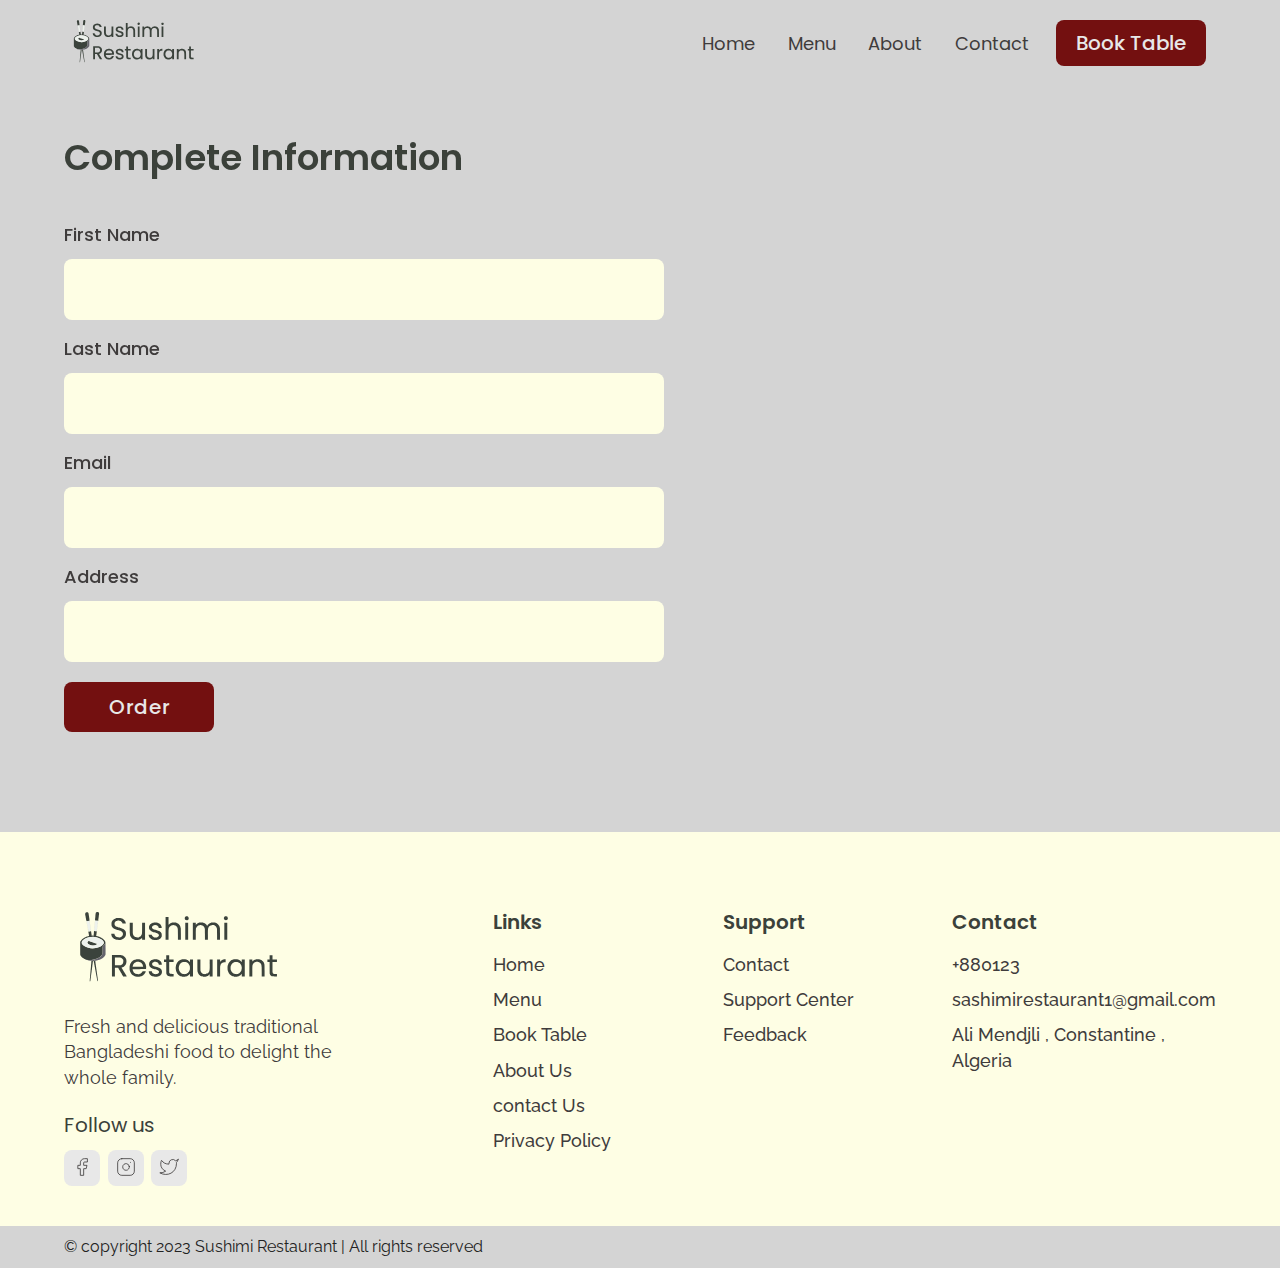
<file: order.html>
<!DOCTYPE html>
<html lang="en">

<head>
  <meta charset="UTF-8">
  <meta http-equiv="X-UA-Compatible" content="IE=edge">
  <meta name="viewport" content="width=device-width, initial-scale=1.0">
  <link rel="shortcut icon" href="./images/favicon.ico" type="image/x-icon">
  <title>Confirmation Order | Sushimi Restaurant</title>
  <link rel="stylesheet" href="./reset.css">
  <link rel="stylesheet" href="./globalStyles.css">
  <link rel="stylesheet" href="./components.css">
  <!-- aos library css  -->
  <link rel="stylesheet" href="https://unpkg.com/aos@next/dist/aos.css" />
  <!--add your custom style-->
  <link rel="stylesheet" href="order.css">
  <!--SMTP script-->
  <script src="https://smtpjs.com/v3/smtp.js"></script>
</head>

<body>
  <!-- Nav Section -->
  <div class="nav">
    <div class="container">
      <div class="nav__wrapper">
        <a href="./index.html" class="logo">
          <img src="./images/sushimi logo.svg" alt="Sushimi Restaurant">
        </a>
        <nav>
          <div class="nav__icon">
            <svg xmlns="http://www.w3.org/2000/svg" width="24" height="24" viewBox="0 0 24 24" fill="none"
              stroke="currentColor" stroke-width="2" stroke-linecap="round" stroke-linejoin="round"
              class="feather feather-menu">
              <line x1="3" y1="12" x2="21" y2="12" />
              <line x1="3" y1="6" x2="21" y2="6" />
              <line x1="3" y1="18" x2="21" y2="18" />
            </svg>
          </div>
          <div class="nav__bgOverlay"></div>
          <ol class="nav__list">
            <div class="nav__close">
              <svg xmlns="http://www.w3.org/2000/svg" width="24" height="24" viewBox="0 0 24 24" fill="none"
                stroke="currentColor" stroke-width="2" stroke-linecap="round" stroke-linejoin="round"
                class="feather feather-x">
                <line x1="18" y1="6" x2="6" y2="18" />
                <line x1="6" y1="6" x2="18" y2="18" />
              </svg>
            </div>
            <div class="nav__list__wrapper">

              <li><a class="nav__link" href="./index.html">Home</a></li>
              <li><a class="nav__link" href="./menu.html">Menu</a></li>
              <li><a class="nav__link" href="./about.html">About</a></li>
              <li><a class="nav__link" href="./contact.html">Contact</a></li>
              <li><a href="./booking.html" class="btn primary-btn">Book Table</a></li>
            </div>
          </ol>
        </nav>
      </div>
    </div>
  </div>
  <!-- End Nav Section -->
  <!-- Booking Section -->
  <section id="form" data-aos="fade-up">
    <div class="container">
      <h3 class="form__title">Complete Information</h3>
      <div class="form__wrapper">
        <form name="booking" method="POST" netlify class="form">
          <div class="form__group">
            <label for="firstName">First Name</label>
            <input type="text" id="firstName" name="First Name" required>
          </div>
          <div class="form__group">
            <label for="lastName">Last Name</label>
            <input type="text" id="lastName" name="Last Name" required>
          </div>
          <div class="form__group">
            <label for="email">Email</label>
            <input type="email" id="email" name="Email" required>
          </div>
          <div class="form__group">
            <label for="Address">Address</label>
            <input type="text" id="Address" name="Address" required>
          </div>
          
          
          <button type="submit" id="order-btn" class="btn primary-btn" onclick="order_click()">Order</button>
            
        </form>
      </div>
    </div>
  </section>
  <!-- End Booking Section -->
  <!-- Footer -->
  <footer>
    <div class="container">
      <div class="footer__wrapper">
        <div class="footer__col1">
          <div class="footer__logo">
            <img src="./images/sushimi logo.svg" alt="Sushimi">
          </div>
          <p class="footer__desc">
            Fresh and delicious traditional Bangladeshi food to delight the whole family.
          </p>
          <div class="footer__socials">
            <h4 class="footer__socials__title">Follow us</h4>
            <ol class="footer__socials__list">
              <li>
                <a href="https://web.facebook.com/profile.php?id=100092413972892">
                  <svg xmlns="http://www.w3.org/2000/svg" width="24" height="24" viewBox="0 0 24 24" fill="none"
                    stroke="currentColor" stroke-width="1" stroke-linecap="round" stroke-linejoin="round"
                    class="feather feather-facebook">
                    <path d="M18 2h-3a5 5 0 0 0-5 5v3H7v4h3v8h4v-8h3l1-4h-4V7a1 1 0 0 1 1-1h3z" />
                  </svg>
                </a>
              </li>
              <li>
                <a href="#">
                  <svg xmlns="http://www.w3.org/2000/svg" width="24" height="24" viewBox="0 0 24 24" fill="none"
                    stroke="currentColor" stroke-width="1" stroke-linecap="round" stroke-linejoin="round"
                    class="feather feather-instagram">
                    <rect x="2" y="2" width="20" height="20" rx="5" ry="5" />
                    <path d="M16 11.37A4 4 0 1 1 12.63 8 4 4 0 0 1 16 11.37z" />
                    <line x1="17.5" y1="6.5" x2="17.51" y2="6.5" />
                  </svg>
                </a>
              </li>
              <li>
                <a href="https://twitter.com/sashimirestau" target="_blank">
                  <svg xmlns="http://www.w3.org/2000/svg" width="24" height="24" viewBox="0 0 24 24" fill="none"
                    stroke="currentColor" stroke-width="1" stroke-linecap="round" stroke-linejoin="round"
                    class="feather feather-twitter">
                    <path
                      d="M23 3a10.9 10.9 0 0 1-3.14 1.53 4.48 4.48 0 0 0-7.86 3v1A10.66 10.66 0 0 1 3 4s-4 9 5 13a11.64 11.64 0 0 1-7 2c9 5 20 0 20-11.5a4.5 4.5 0 0 0-.08-.83A7.72 7.72 0 0 0 23 3z" />
                  </svg>
                </a>
              </li>
            </ol>
          </div>
        </div>
        <div class="footer__col2">
          <h3 class="footer__text__title">
            Links
          </h3>
          <ol class="footer__text">
            <li>
              <a href="/index.html">Home</a>
            </li>
            <li>
              <a href="./menu.html">Menu</a>
            </li>
            <li>
              <a href="./booking.html">Book Table</a>
            </li>
            <li>
              <a href="./about.html">About Us</a>
            </li>
            <li>
              <a href="./contact.html">contact Us</a>
            </li>
            <li>
              <a href="#">Privacy Policy</a>
            </li>
          </ol>
        </div>
        <div class="footer__col3">
          <h3 class="footer__text__title">
            Support
          </h3>
          <ol class="footer__text">
            <li>
              <a href="#">Contact</a>
            </li>
            <li>
              <a href="#">Support Center</a>
            </li>
            <li>
              <a href="#">Feedback</a>
            </li>
          </ol>
        </div>
        <div class="footer__col4">
          <h3 class="footer__text__title">
            Contact
          </h3>
          <ol class="footer__text">
            <li>
              <a href="#">+880123</a>
            </li>
            <li>
              <a href="#">sashimirestaurant1@gmail.com</a>
            </li>
            <li>
              <a href="#">Ali Mendjli , Constantine , Algeria</a>
            </li>
          </ol>
        </div>
      </div>
    </div>
  </footer>
  <div id="copyright">
    <div class="container">
      <p class="copyright__text">
        © copyright 2023 Sushimi Restaurant | All rights reserved
      </p>
    </div>
  </div>
  <!-- End Footer -->

  <!-- aos scripts -->
  <script src="https://unpkg.com/aos@next/dist/aos.js"></script>
  <!-- custom scripts -->
  <script src="order.js">

  </script>
</body>

</html>
</file>
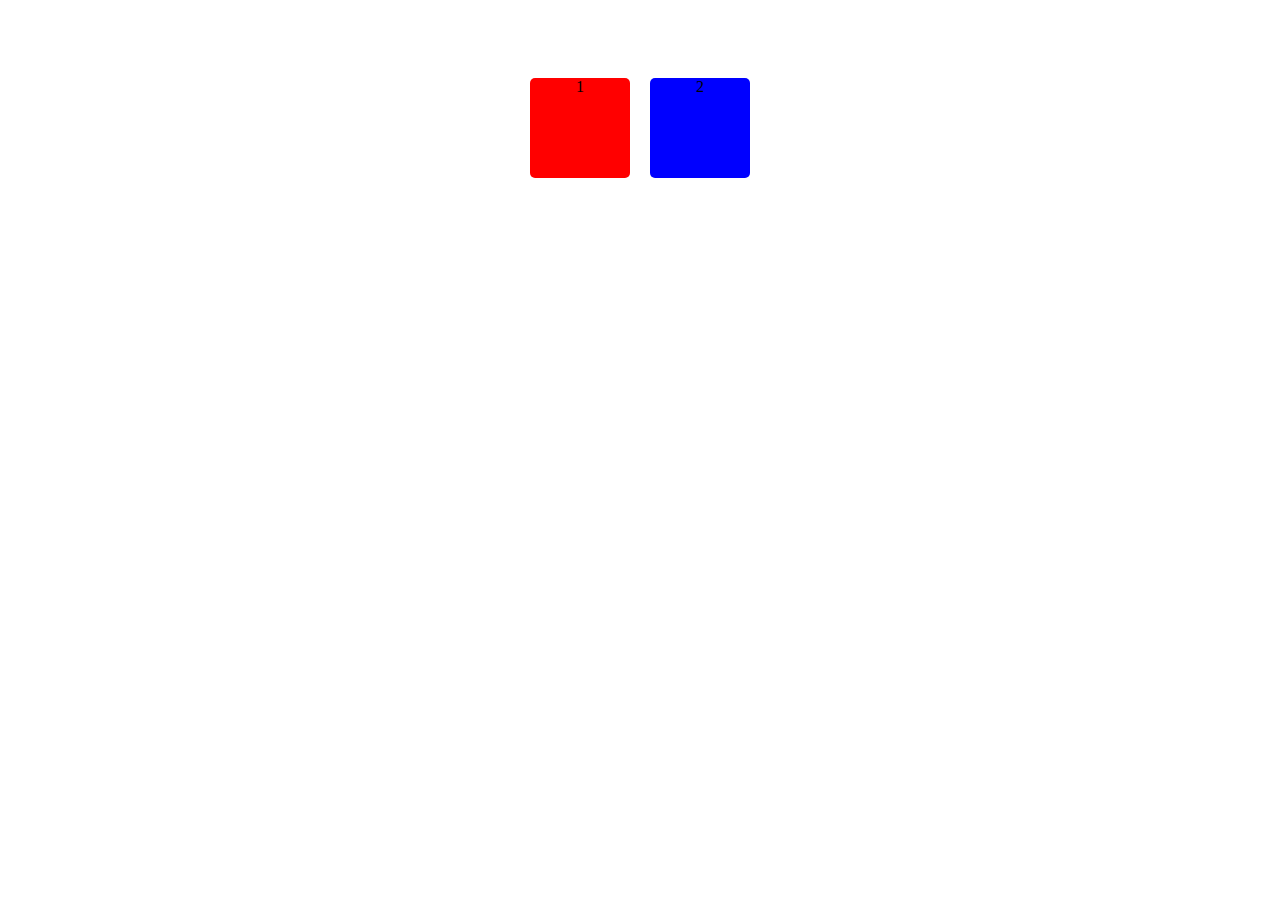
<file: page.html>
<!DOCTYPE html>
<html lang="en">
<head>
    <meta charset="UTF-8">
    <meta http-equiv="X-UA-Compatible" content="IE=edge">
    <meta name="viewport" content="width=device-width, initial-scale=1.0">
    <title>Document</title>
</head>
<body>
    <style>
      .divs {
        display: flex;
        justify-content: center;
        margin: auto;
        padding: 60px;
      }
      .div {
        width: 100px;
        height: 100px;
        border-radius: 5px;
        margin: 10px;
        text-align: center;
        
      }
      .div:hover {
        transform: translateY(-5px);
        transition: 0.3s;
      }
      .div1 {
        background: red;
      }
      .div2 {
        background: blue;
      }
    </style>
    <div class="divs">
        <div class="div div1">1</div>
        <div class="div div2">2</div>

    </div>
</body>
</html>
</file>
<file: globalStyles.css>
@import url('https://fonts.googleapis.com/css2?family=Poppins:wght@500;600&family=Raleway:wght@400;500;600&display=swap');
html {
	font-size: 10px;
	overflow-x: hidden;
}
body {
	background: var(--background-1);
	overflow-x: hidden;
	visibility: hidden;
}
section {
	padding: 100px 0;
}
@media only screen and (max-width: 767px) {
	section {
		padding: 50px 0;
	}
}
.container {
	max-width: 1200px;
	width: 90%;
	margin: 0 auto;
}
:root {
	--color-1: #731010;
	--color-2: #a2de96;
	--background-1: #d4d4d4;
	--background-2: #fefee4;  /*lightgreen-1*/
	--black-1: #3b413a;
	--black-2: #3f3c3c;
	--black-3: #5b6359;
	--white-1: #e8e8e8;
}
img {
	width: 100%;
	height: 100%;
	object-fit: contain;
}
h1,
h2,
h3,
h4 {
	font-family: Poppins;
}
p {
	font-family: Raleway;
	font-weight: 400;
	line-height: 1.4em;
	font-size: 1.8rem;
}
a {
	display: inline-block;
	text-decoration: none;
}
</file>
<file: components.css>
/* Nav Styles */
.nav {
	padding: 2rem 0;
}
.nav__icon,
.nav__close,
.nav__bgOverlay {
	display: none;
}
.nav__wrapper {
	display: flex;
	justify-content: space-between;
}
.nav__list li {
	display: inline-block;
	margin: 0 1rem;
}
.nav__list .nav__link {
	font-size: 1.8rem;
	font-family: Poppins;
	color: var(--black-2);
	padding: 0.5rem;
}
.nav__list li:hover .nav__link {
	color: var(--color-1);
}
@media only screen and (max-width: 768px) {
	.nav {
		position: relative;
		/* overflow-x: scroll; */
	}
	.nav__icon {
		display: block;
	}
	.nav__icon svg,
	.nav__close svg {
		pointer-events: none;
		height: 30px;
		width: 30px;
	}
	.nav__close {
		display: block;
		position: absolute;
		color: var(--black-1);
		right: 1rem;
		top: 1rem;
		cursor: pointer;
	}
	.nav__list {
		z-index: 1000;
		position: absolute;
		left: 100%;
		top: 0;
		height: 100vh;
		width: 80%;
		background: var(--background-1);
		display: flex;
		align-items: center;
		justify-content: flex-end;
		padding-right: 2rem;
		transform: translate(0%);
		overflow: hidden;
		transition: 0.3s ease-in transform;
	}
	.nav__list.show {
		transform: translate(-100%);
	}
	.nav__list li {
		display: block;
		text-align: right;
		margin-bottom: 2rem;
	}
	.nav__list a {
		font-size: 1.6rem;
	}
	.nav__bgOverlay {
		position: absolute;
		left: 0;
		top: 0;
		z-index: 1000;
		height: 100vh;
		width: 100%;
		background: rgba(18, 24, 14, 0.808);
		display: none;
	}
	.nav__bgOverlay.active {
		display: block;
	}
}
/* End Nav Styles */
/* Global Button Styles */
.btn {
	color: var(--color-1);
	font-family: Poppins;
	font-weight: 500;
	border-radius: 8px;
	font-size: 1.4rem;
	padding: 1.2rem 2rem;
}
.primary-btn {
	color: var(--white-1);
	background: var(--color-1);
}
@media only screen and (min-width: 700px) {
	.btn {
		padding: 1.3rem 2rem;
		font-size: 2rem;
	}
}
/* End Global Button Styles */

/* Store info section styles*/
.storeInfo__wrapper {
	display: flex;
	justify-content: center;
	flex-wrap: wrap;
	gap: 1rem;
}
.storeInfo__item {
	background-color: var(--background-2);
	padding: 20px 30px;
	text-align: center;
	text-align: center;
	border-radius: 12px;
	width: 150px;
}
.storeInfo__icon {
	width: 30px;
	margin: 0 auto;
	margin-bottom: 1.5rem;
}
.storeInfo__title {
	font-size: 1.4rem;
	font-family: Poppins;
	font-weight: 500;
	margin-bottom: 0.5rem;
	color: var(--black-1);
}
.storeInfo__text {
	font-size: 1.4rem;
	font-family: Raleway;
	color: var(--black-2);
}
@media only screen and (min-width: 768px) {
	.storeInfo__wrapper {
		gap: 2rem;
	}
	.storeInfo__item {
		min-width: 200px;
		padding: 40px 0;
	}
	.storeInfo__icon {
		width: 47px;
		margin-bottom: 2.5rem;
	}
	.storeInfo__title {
		font-size: 1.8rem;
		margin-bottom: 1rem;
	}
	.storeInfo__text {
		font-size: 1.6rem;
	}
}

/* Dishes Grid */
.dishGrid__title {
	font-size: 1.8rem;
	margin-bottom: 2rem;
	font-weight: 600;
	color: var(--black-1);
}
.dishGrid__wrapper {
	display: grid;
	/* grid-template-columns: repeat(autofit, minmax(140px, 1fr)); */
	grid-template-columns: repeat(auto-fit, minmax(140px, 1fr));
	gap: 1rem;
}
.dishGrid__item {
	display: flex;
	flex-direction: column;
	background-color: var(--background-2);
	padding: 0.5rem;
	border-radius: 8px;
	gap: 0.5rem;
}
.dishGrid__item:hover {
	transform: translateY(-10px);
	transition: 0.3s;
}
.dishGrid__item__img {
	flex: 4;
}
.dishGrid__item__info {
	flex: 5;
    display: flex;
    flex-direction: column;
    justify-content: space-between;
}
.dishGrid__item__img img {
	object-fit: cover;
	border-radius: 12px;
}
.dishGrid__item__title {
	font-size: 1.4rem;
	line-height: 1.3em;
	font-weight: 500;
	color: var(--black-1);
	margin-bottom: 0.5rem;
}
.dishGrid__item__price {
	font-size: 1.4rem;
	color: var(--color-1);
	font-weight: 600;
	margin-bottom: 0.5rem;
}
.dishGrid__item__stars {
	max-height: 15px;
	width: max-content;
}
.dishGrid__item__order__buttons {
	display: grid;
	grid-template-columns: auto auto;
	row-gap: 15px;
}
.dishGrid__item__order__button {
	color: var(--color-1);
    font-family: Poppins;
    font-weight: 500;
    border-radius: 8px;
    font-size: 20px;
    padding: 10px 18px;
    border: none;
    margin: 5px;
    cursor: pointer;
	font-weight: 600;
}
@media only screen and (min-width: 768px) {
	.dishGrid__title {
		font-size: 2.4rem;
		padding: 40px 0px 15px;
	}
	.dishGrid__wrapper {
		grid-template-columns: repeat(auto-fit, minmax(350px, 1fr));
		gap: 3rem;
	}
	.dishGrid__item {
		flex-direction: row;
		padding: 1.5rem;
		border-radius: 12px;
		gap: 1rem;
	}
	.dishGrid__item__title {
		font-size: 2.4rem;
		margin-bottom: 1rem;
	}
	.dishGrid__item__price {
		font-size: 2rem;
		margin-bottom: 1rem;
	}
}
/* Dishes Grid */

/* Footer Styles */
footer {
	background: var(--background-2);
	padding-top: 5rem;
	padding-bottom: 2rem;
}
.footer__wrapper {
	display: flex;
	flex-direction: column;
	gap: 3rem;
}
.footer__logo {
	width: 230px;
	margin-bottom: 2rem;
}
.footer__desc {
	font-size: 1.4rem;
	color: var(--black-2);
	margin-bottom: 2rem;
}
.footer__socials__title {
	font-size: 1.8rem;
	color: var(--black-1);
	margin-bottom: 1rem;
}
.footer__socials li {
	display: inline-block;
	margin-right: 0.5rem;
}
.footer__socials a {
	padding: 0.5rem 0.8rem;
	background-color: var(--white-1);
	border-radius: 8px;
}
.footer__socials svg {
	width: 20px;
	color: var(--black-2);
}
.footer__text__title {
	font-size: 1.8rem;
	margin-bottom: 1rem;
	color: var(--black-1);
	font-weight: 600;
}
.footer__text a {
	font-size: 1.4rem;
	margin-bottom: 0.5rem;
	color: var(--black-2);
	font-family: Raleway;
	font-weight: 500;
	line-height: 1.4em;
}
@media only screen and (min-width: 768px) {
	footer {
		padding-top: 8rem;
		padding-bottom: 4rem;
	}
	.footer__wrapper {
		flex-direction: row;
	}
	.footer__col1 {
		flex: 4;
	}
	.footer__col2,
	.footer__col3,
	.footer__col4 {
		flex: 2;
	}
	.footer__desc {
		max-width: 300px;
		font-size: 1.8rem;
		margin-bottom: 2.5rem;
	}
	.footer__socials__title {
		font-size: 2rem;
		margin-bottom: 1.5rem;
	}
	.footer__text__title {
		font-size: 2rem;
		margin-bottom: 2rem;
	}
	.footer__text a {
		font-size: 1.8rem;
		margin-bottom: 1rem;
	}
}
#copyright {
	padding: 1rem 0;
}
.copyright__text {
	font-size: 1.4rem;
	text-align: center;
}
@media only screen and (min-width: 768px) {
	.copyright__text {
		font-size: 1.6rem;
		text-align: left;
	}
}
/* End Footer Styles */

/* Form Styles */
#form {
	padding: 5rem 0;
}
.form__title {
	font-size: 1.8rem;
	color: var(--black-1);
	font-weight: 600;
}
.form__wrapper {
	padding: 3rem 0;
}
.form__wrapper form {
	display: grid;
	grid-template-columns: 1fr;
	gap: 2rem;
}
.form__group label {
	font-size: 1.6rem;
	font-family: Poppins;
	color: var(--black-2);
	font-weight: 500;
}
.form__group input,
.form__group textarea,
.form__group select {
	width: 100%;
	border: none;
	background-color: var(--background-2);
	font-size: 1.4rem;
	font-family: Raleway;
	font-weight: 600;
	padding: 1.5rem;
	border-radius: 8px;
	margin-top: 0.5rem;
	color: var(--black-2);
}
.form__group textarea {
	resize: vertical;
}
.form__wrapper button[type='submit'] {
	width: max-content;
	border: none;
	padding: 1rem 4rem;
	font-weight: 500;
	letter-spacing: 0.1rem;
}
@media only screen and (min-width: 768px) {
	.form__title {
		font-size: 3.6rem;
	}
	.form__wrapper {
		padding: 5rem 0;
	}
	.form__wrapper form {
		grid-template-columns: 1fr 1fr;
	}
	.form__group__full {
		grid-column: 1/3;
	}
	.form__group label {
		font-size: 1.8rem;
	}
	.form__group input,
	.form__group textarea,
	.form__group select {
		font-size: 1.8rem;
		padding: 2rem;
		margin-top: 1.5rem;
	}
}
</file>
<file: home.css>
/* hero section styles */
.hero__wrapper {
	display: flex;
	align-items: center;
	justify-content: center;
	flex-direction: column-reverse;
	gap: 5rem;
}
.hero__left__wrapper {
	max-width: 350px;
}
.hero__imgWrapper {
	max-width: 400px;
	width: 80%;
	margin: 0 auto;
}
.hero__heading {
	font-family: Poppins;
	font-weight: 600;
	line-height: 1.4em;
	text-align: center;
	font-size: 1.8rem;
	margin-bottom: 1.5rem;
	color: var(--black-1);
}
.hero__info {
	text-align: center;
	font-size: 1.4rem;
	margin-bottom: 1.5rem;
	color: var(--black-2);
}
.button__wrapper {
	text-align: center;
}

@media only screen and (min-width: 768px) {
	.hero__wrapper {
		flex-direction: row;
		gap: 0;
	}
	.hero__left {
		flex: 3;
	}
	.hero__right {
		flex: 4;
	}
	.hero__heading {
		font-size: 3.6rem;
		margin-bottom: 2rem;
		text-align: left;
	}

	.hero__info {
		margin-bottom: 2rem;
		text-align: left;
		font-size: 1.8rem;
	}

	.button__wrapper {
		text-align: left;
	}
	.hero__imgWrapper {
		max-width: none;
		width: 90%;
	}
}
@media only screen and (max-width: 900px) {
	.hero__left,
	.hero__right {
		flex: 1;
	}
}
/* Our Specials Section Styles */
#ourSpecials {
	padding-top: 10rem;
}
.ourSpecials__wrapper {
	display: flex;
	flex-direction: column;
	gap: 3rem;
}
.ourSpecials__left {
	display: flex;
	gap: 1rem;
}
.ourSpecials__item {
	background-color: var(--background-2);
	padding: 1.2rem;
	padding-top: 5rem;
	border-radius: 12px;
	width: 45%;
	margin: 0 auto;
}
.ourSpecials__item__img {
	margin-top: calc(-50% - 2rem);
	margin-bottom: 2rem;
	border-radius: 12px;
	height: 150px;
	overflow: hidden;
}
.ourSpecials__item__img img {
	object-fit: cover;
}
.ourSpecials__item__title {
	font-size: 1.4rem;
	color: var(--black-1);
	font-weight: 600;
	margin-bottom: 1rem;
}
.ourSpecials__item__price {
	color: var(--color-1);
	font-size: 1.4rem;
	font-weight: 600;
	margin-bottom: 1rem;
}
.ourSpecials__item__stars {
	height: 1.5rem;
	width: max-content;
	margin-bottom: 1rem;
}
.ourSpecials__item__text {
	font-size: 1.4rem;
	color: var(--black-2);
	font-weight: 500;
}
.ourSpecials__title {
	font-size: 1.8rem;
	margin-bottom: 1.5rem;
	color: var(--black-1);
}
.ourSpecials__text {
	font-size: 1.4rem;
	color: var(--black-2);
	margin-bottom: 1rem;
}
@media only screen and (min-width: 768px) {
	#ourSpecials {
		padding-top: 15rem;
	}
	#ourSpecials .container {
		max-width: 900px;
	}
	.ourSpecials__wrapper {
		flex-direction: row;
	}
	.ourSpecials__right {
		flex: 2;
	}
	.ourSpecials__left {
		flex: 4;
		gap: 2rem;
	}
	.ourSpecials__item {
		padding: 2rem;
	}
	.ourSpecials__item__title {
		font-size: 2.4rem;
		line-height: 1.4em;
		margin-bottom: 1.5rem;
	}
	.ourSpecials__item__price {
		font-size: 1.8rem;
		margin-bottom: 1rem;
	}
	.ourSpecials__item__stars {
		margin-bottom: 2rem;
	}
	.ourSpecials__item__text {
		font-size: 1.6rem;
	}
	.ourSpecials__title {
		font-size: 3.6rem;
		margin-bottom: 1.5rem;
	}
	.ourSpecials__text {
		font-size: 1.8rem;
		margin-bottom: 1.5rem;
	}
}
@media only screen and (max-width: 300px) {
	.ourSpecials__left {
		flex-wrap: wrap;
		gap: 10rem;
	}
	.ourSpecials__item {
		width: 100%;
	}
}
/* Discount Styles */
.discount__wrapper {
	display: flex;
	flex-direction: column;
	padding: 1.5rem;
	border-radius: 12px;
	background: var(--background-2) url(./images/discount-illustration.png)
		no-repeat bottom right / 100px;
}
.discount__images {
	display: flex;
	gap: 1rem;
	width: 100%;
	margin-bottom: 2rem;
}
.discount__img1 {
	flex: 2;
}
.discount__img2 {
	flex: 3;
}
.discount__images img {
	object-fit: cover;
	border-radius: 12px;
}
.discount__text {
	font-size: 1.4rem;
	font-weight: 900;
	color: var(--color-1);
	margin-bottom: 0.5rem;
}
.discount__title {
	font-size: 1.8rem;
	color: var(--black-1);
	font-weight: 600;
	margin-bottom: 1rem;
}
.discount__price {
	font-size: 1.4rem;
	font-weight: 600;
	display: flex;
	gap: 1rem;
	margin-bottom: 1rem;
}
.discount__oldPrice {
	color: var(--black-2);
	text-decoration: line-through;
}
.discount__newPrice {
	color: var(--color-1);
}
.discount__stars {
	width: max-content;
	height: 15px;
	margin-bottom: 1rem;
}
@media only screen and (min-width: 768px) {
	.discount__wrapper {
		flex-direction: row;
		gap: 4rem;
		padding: 2rem;
		align-items: center;
		background-size: 150px;
		margin: 0 auto;
	}
	.discount__images {
		flex: 5;
		margin-bottom: 0;
		gap: 2rem;
	}
	.discount__img1,
	.discount__img2,
	.discount__img3 {
		flex: 1;
		height: 350px;
	}
	.discount__info {
		flex: 3;
	}
	.discount__text {
		font-size: 2.4rem;
	}
	.discount__title {
		font-size: 3.6rem;
		margin-bottom: 1.5rem;
	}
	.discount__price {
		font-size: 2.4rem;
	}
	.discount__stars {
		height: 20px;
		margin-bottom: 2rem;
	}
}
@media only screen and (max-width: 1000px) {
	.discount__wrapper {
		gap: 2rem;
	}
	.discount__img3 {
		display: none;
	}
}
/* End Discount Styles */
/* EventsMedia Styles */
.eventsMedia__wrapper {
	display: flex;
	gap: 1rem;
}
.eventsMedia__1 {
	position: relative;
}
.eventsMedia__1__playButton {
	display: inline-block;
	position: absolute;
	left: 50%;
	top: 50%;
	transform: translate(-50%, -50%);
	max-width: 50px;
}
@media only screen and (min-width: 768px) {
	.eventsMedia__wrapper {
		gap: 2rem;
	}
	.eventsMedia__1__playButton {
		max-width: 100px;
	}
}
/* End EventsMedia Styles */
/* EventsInfo Styles*/
#eventsInfo {
	padding-top: 0;
}
.eventsInfo__wrapper {
	display: flex;
	flex-direction: column;
}
.eventsInfo__item {
	display: flex;
	gap: 1rem;
	padding: 1rem;
	background: var(--background-2);
	margin-bottom: 1.5rem;
	border-radius: 12px;
}
.eventsInfo__item__img {
	border-radius: 12px;
	overflow: hidden;
	flex: 3;
}
.eventsInfo__item__info {
	flex: 4;
}
.eventsInfo__item__img img {
	object-fit: cover;
}
.eventsInfo__item__title {
	font-size: 1.4rem;
	margin-bottom: 1rem;
	color: var(--black-1);
}
.eventsInfo__item__text {
	font-size: 1.4rem;
	color: var(--black-2);
}
.eventsInfo__right {
	margin-top: 2rem;
}
.eventsInfo__title {
	font-size: 1.8rem;
	color: var(--black-1);
	margin-bottom: 1rem;
}
.eventsInfo__text {
	color: var(--black-2);
	font-size: 1.4rem;
	margin-bottom: 1rem;
}
@media only screen and (min-width: 760px) {
	.eventsInfo__wrapper {
		flex-direction: row;
		gap: 2rem;
	}
	.eventsInfo__left,
	.eventsInfo__right {
		flex: 1;
	}
	.eventsInfo__item {
		padding: 2rem;
		gap: 2rem;
		max-width: 500px;
		margin-bottom: 2rem;
	}
	.eventsInfo__item__title {
		font-size: 1.8rem;
	}
	.eventsInfo__item__text {
		font-size: 1.6rem;
	}
	.eventsInfo__title {
		font-size: 3.6rem;
	}
	.eventsInfo__text {
		max-width: 500px;
		font-size: 1.8rem;
		margin-bottom: 2rem;
	}
}
/* End EventsInfo Styles*/
/* WhyUs Section */
.whyUs__wrapper {
	display: flex;
	align-items: center;
	justify-content: center;
	flex-direction: column;
	gap: 4rem;
}
.whyUs__left {
	text-align: center;
}
.whyUs__title {
	font-family: Poppins;
	font-size: 1.8rem;
	color: var(--black-1);
	font-weight: 500;
	margin-bottom: 1rem;
}
.whyUs__text {
	font-size: 1.4rem;
}
.whyUs__right {
	text-align: center;
}
.whyUs__items__wrapper {
	display: grid;
	grid-template-columns: 1fr 1fr;
	gap: 1rem;
}
.whyUs__item {
	background: var(--background-2);
	padding: 2rem;
	border-radius: 12px;
}
.whyUs__item__icon {
	max-width: 56px;
	margin: 0 auto;
	margin-bottom: 1rem;
}
.whyUs__item__text {
	font-family: Poppins;
	font-size: 1.4rem;
	font-weight: 500;
	color: var(--black-1);
}
@media only screen and (min-width: 768px) {
	.whyUs__wrapper {
		flex-direction: row;
		max-width: 900px;
		margin: 0 auto;
	}
	.whyUs__left {
		flex: 4;
		text-align: left;
	}
	.whyUs__right {
		flex: 3;
	}
	.whyUs__title {
		font-size: 3.6rem;
		margin-bottom: 2rem;
	}
	.whyUs__text {
		font-size: 1.8rem;
		line-height: 1.4em;
	}
	.whyUs__items__wrapper {
		gap: 1.5rem;
	}
	.whyUs__item {
		padding: 2rem;
	}
	.whyUs__item__icon {
		max-width: 65px;
		margin-bottom: 1.5rem;
	}
	.whyUs__item__text {
		font-size: 1.8rem;
	}
}

/* End WhyUs Section */

/* Testimonial Section */
.testimonial__wrapper {
	max-width: 400px;
	margin: 0 auto;
}
.testimonial__title {
	font-size: 1.8rem;
	margin-bottom: 3rem;
	text-align: center;
	color: var(--black-1);
}
.testimonial__items__wrapper {
	display: grid;
	grid-template-columns: 1fr;
	gap: 1rem;
}
.testimonial__item {
	padding: 1rem;
	display: flex;
	gap: 1rem;
	background-color: var(--background-2);
	border-radius: 12px;
}
.testimonial__item__info {
	flex: 4;
}
.testimonial__item__img {
	flex: 2;
	border-radius: 12px;
	overflow: hidden;
	width: 100%;
	height: 100%;
}
.testimonial__item__img img {
	object-fit: cover;
}
.testimonial__item__name {
	font-size: 1.4rem;
	font-family: poppins;
	margin-bottom: 1rem;
}
.testimonial__item__stars {
	max-height: 15px;
	width: max-content;
	margin-bottom: 1.5rem;
}
.testimonial__item__text {
	font-size: 1.4rem;
}
@media only screen and (min-width: 768px) {
	.testimonial__wrapper {
		max-width: 900px;
	}
	.testimonial__title {
		font-size: 3.6rem;
		margin-bottom: 5rem;
	}
	.testimonial__items__wrapper {
		grid-template-columns: 1fr 1fr;
		gap: 2rem;
	}
	.testimonial__item {
		padding: 2rem;
	}
	.testimonial__item__name {
		font-size: 1.8rem;
		margin-bottom: 1.5rem;
	}
	.testimonial__item__stars {
		margin-bottom: 2rem;
	}
	.testimonial__item__text {
		font-size: 1.6rem;
		line-height: 1.4em;
	}
}
@media only screen and (max-width: 350px) {
	.testimonial__item {
		flex-direction: column;
	}
	.testimonial__item__img,
	.testimonial__item__info {
		flex: auto;
	}
}
/* End Testimonial Section */

/* Newsletter Section */
.newsletter__wrapper {
	display: flex;
	flex-direction: column;
	background-color: var(--background-2);
	padding: 1.5rem;
	border-radius: 8px;
	gap: 2rem;
}
.newsletter__title {
	font-size: 1.8rem;
	color: var(--black-1);
	font-weight: 600;
	margin-bottom: 1.3rem;
}
.newsletter__text {
	font-size: 1.4rem;
	color: var(--black-2);
	font-weight: 500;
}
.newsletter__form form {
	position: relative;
	width: 100%;
	border-radius: 8px;
	overflow: hidden;
}
.newsletter__form label {
	width: 100%;
}
.newsletter__form input {
	width: 100%;
	font-size: 1.4rem;
	padding: 1.5rem 1rem;
	border: none;
}
.newsletter__form input::placeholder {
	color: rgb(168, 166, 166);
}
.newsletter__form button[type='submit'] {
	background-color: var(--color-1);
	color: var(--white-1);
	border: none;
	font-size: 1.4rem;
	padding: 0 2rem;
	height: 100%;
	/* width: 100%; */
	position: absolute;
	right: 0;
	top: 0;
}
@media only screen and (min-width: 768px) {
	.newsletter__wrapper {
		flex-direction: row;
		padding: 5rem;
		align-items: center;
	}
	.newsletter__info,
	.newsletter__form {
		flex: 1;
	}
	.newsletter__title {
		font-size: 3.6rem;
		margin-bottom: 2rem;
	}
	.newsletter__text {
		font-size: 1.8rem;
		max-width: 400px;
	}
	.newsletter__form {
		max-width: 450px;
		border-radius: 12px;
	}
	.newsletter__form input {
		font-size: 1.8rem;
		padding: 2rem;
	}
	.newsletter__form button[type='submit'] {
		font-size: 1.8rem;
		padding: 0 3rem;
	}
}
/* End Newsletter Section */
</file>
<file: menu.css>
.nav__list__wrapper {
	position: relative;
}
/*
.li-order-a:hover {
	animation-name: order-hover;
	animation-duration:1s;
}
*/
.li-order-a {
	position: relative;
}
.fa-cart-plus:before {
    content: "\f217";
    font-size: 30px;
	position: absolute;
	top: -13px;
    left: -20px;
	cursor: pointer;
}
@keyframes order-hover {
	0%   {transform: translateY(0px);}
	50%  {transform: translateY(-5px);}
	100% {transform: translateY(0px)}
  }
@media only screen and (max-width: 768px) {
	.nav__list__wrapper {
		position: relative;
	}
	.shopping-cart {
	pointer-events: none;
    height: 35px;
    width: 35px;
    position: absolute;
    top: -45px;
    right: 17px;
    margin: 0 10px;
	cursor: pointer;
	}
	.fa-cart-plus:before {
		content: "\f217";
		font-size: 30px;
		position: absolute;
		top: -13px;
		right: 25px;
	}
}
/*search bar style*/
section#search_bar {
	padding: 15px 0;
}
#search_bar .container {
	display: flex;
	justify-content: center;
	align-items: center;
	
}
.search {
	position: relative;
	width: 60px;
	height: 60px;
    border-radius: 60px;
	background-color: white;
	transition: 0.5s;
	overflow: hidden;
}
.search.active {
	width: 500px;
	background-color: white;
}
.search .icon {
	position: absolute;
	top: 0;
	left: 0;
	width: 60px;
	height: 60px;
	background: #fff;
	border-radius: 60px;
	display: flex;
	justify-content: center;
	align-items: center;
	z-index: 3;
	cursor: pointer;
}
.search .icon::before {
	content: '';
	position: absolute;
	width: 25px;
	height: 25px;
	border: 3px solid var(--color-1);
	border-radius: 50%;
	transform: translate(-3px,-3px);
}
.search .icon::after {
	content: '';
	position: absolute;
	width: 3px;
	height: 12px;
	background: var(--color-1);
	transform: translate(10px,10px) rotate(315deg);
}
.search .input {
	position: relative;
	width: 380px;
	height: 60px;
	display: flex;
	justify-content: center;
	align-items: center;

}
.search .input input {
	position: absolute;
	top: 0; 
	right: -65px;
	width: 100%;
	height: 100%;
	border: none;
	outline: navajowhite;
	font-size: 18px;
	padding: 10px 0;
	font-family: poppins;
}
.clear {
	position: absolute;
	top: 50%;
	transform: translateY(-50%);
	width: 15px;
	height: 15px;
	right: 20px;
	cursor: pointer;
	display: flex;
	justify-content: center;
	align-items: center;
}
.clear::before {
	content: '';
	position: absolute;
    width: 1px;
	height: 15px;
	background: #999;
	transform: rotate(45deg);
}
.clear::after {
	content: '';
	position: absolute;
    width: 1px;
	height: 15px;
	background: #999;
	transform: rotate(-45deg);
}
button#btn {
	display: none;
}
/*Filter style*/
section#filter {
	padding: 10px 0;
}
section#filter .container {
	display: flex;
	justify-content: center;
	align-items: center;
}
.button-value {
	color: var(--color-1);
	font-family: Poppins;
	font-weight: 500;
	border-radius: 8px;
	font-size: 1.4rem;
	padding: 1.2rem 2rem;
	border: none;
	margin: 5px 0px;
	cursor: pointer;
}
#button button:hover {
	background-color: var(--color-1);
	color: var(--white-1);
}
.active1 {
	background-color: var(--color-1);
	color: var(--white-1);
}
/* page title styles */
#page__title {
	padding-top: 3rem;
	padding-bottom: 0;
}
.page__title__text {
	font-size: 2.2rem;
	color: var(--black-1);
}
@media only screen and (min-width: 768px) {
	#page__title {
		padding-top: 5rem;
		padding-bottom: 0;
	}
	.page__title__text {
		font-size: 3.6rem;
	}
}

/* Dish Grid Styles */
#dishGrid {
	padding-bottom: 0;
	padding-top: 0px;
}
#dishGrid:last-of-type {
	padding-bottom: 10rem;
}

/* page title Order styles */
#page__title__order {
	padding-top: 3rem;
	padding-bottom: 0;
}
.page__title__order__text {
	font-size: 2.2rem;
	color: var(--black-1);
}
@media only screen and (min-width: 768px) {
	#page__title__order {
		padding-top: 5rem;
		padding-bottom: 0;
	}
	.page__title__order__text {
		font-size: 3.6rem;
	}
}
/*Orders style*/
.dishGrid__wrapper__order {
	display: flex;
    gap: 3rem;
    flex-direction: column;
}
/*
.dishGrid__item__order:hover {
    transform: translate(0);
}
.dishGrid__item__order__img {
    flex: 2;
}
.dishGrid__item__order__info {
    display: flex;
    flex-direction: row;
    align-items: center;
    justify-content: space-between;
    margin: 0 15px;
}
*/





/*order section style*/
.dishGrid__item__order {
	display: flex;
	flex-direction: column;
	background-color: var(--background-2);
	padding: 0.5rem;
	border-radius: 8px;
	gap: 0.5rem;
}
.dishGrid__item__order:hover {
    transform: translate(0);
}
.dishGrid__item__order__img {
	flex: 2;
}
.dishGrid__item__order__info {
	flex: 5;
    display: flex;
    flex-direction: row;
    align-items: center;
    justify-content: space-between;
    margin: 0 15px;
}
.dishGrid__item__order__img img {
	object-fit: cover;
	border-radius: 12px;
}
.dishGrid__item__order__title {
	font-size: 1.4rem;
	line-height: 1.3em;
	font-weight: 500;
	color: var(--black-1);
	margin-bottom: 0.5rem;
}
.dishGrid__item__order__price {
	font-size: 1.4rem;
	color: var(--color-1);
	font-weight: 600;
	margin-bottom: 0.5rem;
}
@media only screen and (min-width: 768px) {

	.dishGrid__wrapper__order {
		grid-template-columns: repeat(auto-fit, minmax(350px, 1fr));
		gap: 3rem;
	}
	.dishGrid__item__order {
		flex-direction: row;
		padding: 1.5rem;
		border-radius: 12px;
		gap: 1rem;
	}
	.dishGrid__item__order__title {
		font-size: 2.4rem;
		margin-bottom: 1rem;
	}
	.dishGrid__item__order__price {
		font-size: 2rem;
		margin-bottom: 1rem;
	}
}
.no-order .container h2 {
	font-size: 60px;
	text-align: center;
}
.dishGrid__item__order__counter {
	min-width: 120px;
    display: flex;
    align-items: center;
    justify-content: center;
    justify-content: space-around;
}
.dishGrid__item__order__counter span{
	width: 100%;
    text-align: center;
    font-size: 2rem;
    font-weight: 600;
    cursor: pointer;
    user-select: none;
    font-family: poppins;
}
.dishGrid__item__order__counter span.num{
	font-size: 2rem;
	pointer-events: none;
}
.dishGrid__item__order__counter span.minus{
	background: var(--color-1);
	color: var(--background-2);
	border-radius: 3px;
	margin-right: 5px;
	padding: 5px 0;
}
.dishGrid__item__order__counter span.plus{
	background: var(--color-1);
	color: var(--background-2);
	border-radius: 3px;
	margin-left: 5px;
	padding: 5px 0;
}

.dishGrid__item__order__counter .number {
	font-family: poppins;
	font-size: 28px;
}
.dishGrid__item__order__counter button {
	padding: 0px 10px;
    outline: none;
    border: none;
    font-size: 30px;
    background: none;
    background: var(--color-1);
    color: var(--background-1);
    border-radius: 3px;
    cursor: pointer;
    margin: 0 5px;
    font-weight: 600;
}
.dishGrid__item__order__counter button.decrease-item {
	display: flex;
	align-items: center;
}
.total-price {
	margin-top: 25px;
}
.t  {
	display: flex;
    flex-direction: row;
	align-items: center;
    justify-content: space-between;
    margin: 15px 60px;
}
.total {
	padding: 40px 100px;
    background: var(--background-2);
    border-radius: 10px;
}
.total h2 {
	text-align: center;
	padding: 10px 0;
}
.total h2:first-child {
    font-size: 35px;
}
.total h2:last-child {
	font-size: 30px;
	color: var(--color-1);
}
.total-price .confirm_order .confirm-order{
	background: var(--color-1);
	margin-right: 15px;
	padding: 20px 40px;
	border-radius: 10px;
	font-size: 35px;
	color: var(--background-2);
	font-family: poppins;
}
.total_price {
	font-weight: 600;
}







.hide {
	display: none;
}
.hide1 {
	display: none;
}
</file>
<file: order.css>
form.form {
    display: flex;
    flex-direction: column;
}
.form__group {
    width: 600px;
}
#order-btn {
    border: none;
    width: 150px;
}
</file>
